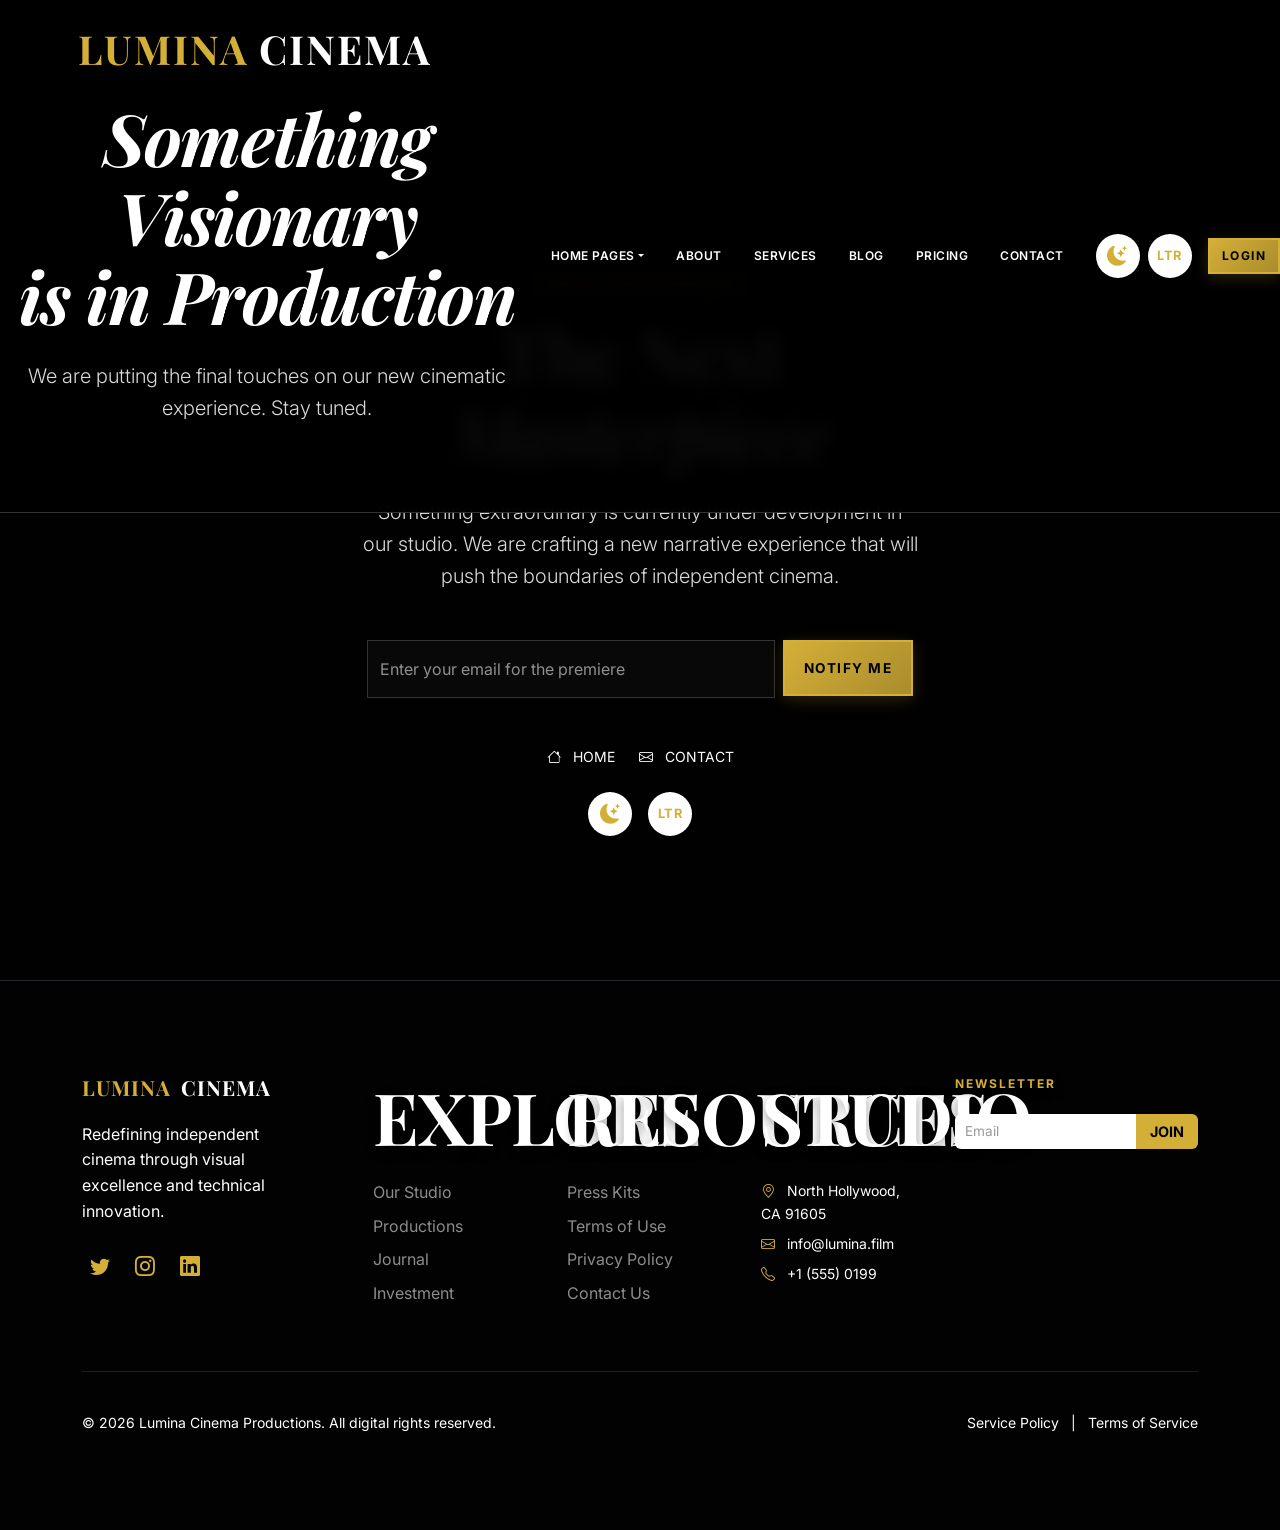
<file: coming-soon.html>
<!DOCTYPE html>
<html lang="en" dir="ltr">

<head>
    <meta charset="UTF-8">
    <meta name="viewport" content="width=device-width, initial-scale=1.0">
    <link rel="icon" type="image/png" href="assets/img/favicon.png">
    <link rel="shortcut icon" type="image/png" href="assets/img/favicon.png">
    <title>Coming Soon | New Release | Lumina Cinema</title>

    <!-- SEO Meta Tags -->
    <meta name="description"
        content="A new cinematic masterpiece is in production. Stay tuned for the world premiere from Lumina Cinema.">
    <meta name="robots" content="noindex, nofollow">

    <!-- Google Fonts -->
    <link
        href="https://fonts.googleapis.com/css2?family=Inter:wght@400;500;600&family=Playfair+Display:ital,wght@0,700;0,800;1,700&display=swap"
        rel="stylesheet">

    <!-- Bootstrap 5 & Icons -->
    <link href="https://cdn.jsdelivr.net/npm/bootstrap@5.3.0/dist/css/bootstrap.min.css" rel="stylesheet">
    <link rel="stylesheet" href="https://cdn.jsdelivr.net/npm/bootstrap-icons@1.10.5/font/bootstrap-icons.css">

    <!-- Custom CSS -->
    <link rel="stylesheet" href="assets/css/style.css">
    <style>
        .teaser-wrapper {
            min-height: 100vh;
            display: flex;
            align-items: center;
            justify-content: center;
            text-align: center;
            background: linear-gradient(rgba(0, 0, 0, 0.8), rgba(0, 0, 0, 0.8)), url('https://images.unsplash.com/photo-1536440136628-849c177e76a1?auto=format&fit=crop&w=1920&q=80') center/cover no-repeat;
        }
    </style>
</head>

<body class="bg-noir bg-dark-always">
    <!-- Header / Navigation -->
    <header>
        <nav class="navbar navbar-expand-lg fixed-top" id="mainNav">
            <div class="text-center mb-5">
                <a class="navbar-brand d-flex flex-column align-items-center gap-2 mb-4" href="index.html">
                    <div class="brand-text fs-1">
                        <span class="text-primary fw-bold letter-spacing-2">LUMINA</span>
                        <span class="text-white fw-bold letter-spacing-2">CINEMA</span>
                    </div>
                </a>
                <h2 class="display-4 fw-bold italic text-white">Something Visionary <br>is in Production</h2>
                <p class="text-muted lead">We are putting the final touches on our new cinematic experience. Stay tuned.
                </p>
            </div>
            <button class="navbar-toggler border-0 shadow-none" type="button" data-bs-toggle="collapse"
                data-bs-target="#navMenu" aria-controls="navMenu" aria-expanded="false" aria-label="Toggle navigation">
                <i class="bi bi-list text-white-always fs-1"></i>
            </button>
            <div class="collapse navbar-collapse" id="navMenu">
                <ul class="navbar-nav ms-auto mb-2 mb-lg-0">
                    <li class="nav-item dropdown">
                        <a class="nav-link dropdown-toggle" href="#" id="homeDropdown" role="button"
                            data-bs-toggle="dropdown" aria-expanded="false">
                            Home Pages
                        </a>
                        <ul class="dropdown-menu dropdown-menu-dark bg-noir border-secondary"
                            aria-labelledby="homeDropdown">
                            <li><a class="dropdown-item py-2" href="index.html">Home 1</a></li>
                            <li><a class="dropdown-item py-2" href="home-2.html">Home 2</a></li>
                        </ul>
                    </li>
                    <li class="nav-item">
                        <a class="nav-link" href="about.html">About</a>
                    </li>
                    <li class="nav-item">
                        <a class="nav-link" href="services.html">Services</a>
                    </li>
                    <li class="nav-item">
                        <a class="nav-link" href="blog.html">Blog</a>
                    </li>
                    <li class="nav-item">
                        <a class="nav-link" href="pricing.html">Pricing</a>
                    </li>
                    <li class="nav-item">
                        <a class="nav-link" href="contact.html">Contact</a>
                    </li>
                    <li class="nav-item ms-lg-3 d-flex align-items-center gap-2">
                        <button id="themeToggle" class="btn btn-outline-cinema p-1 border-0" title="Toggle Theme">
                            <i class="bi bi-moon-stars-fill text-primary fs-5"></i>
                        </button>
                        <button id="rtlToggle" class="btn btn-outline-cinema p-1 border-0" title="Toggle RTL">LTR</button>
                    </li>
                    <li class="nav-item ms-lg-3">
                        <a class="btn btn-primary-cinema" href="login.html">Login</a>
                    </li>
                </ul>
            </div>
            </div>
        </nav>
    </header>
    <div class="teaser-wrapper pt-5">
        <div class="container py-5">
            <span class="text-primary text-uppercase ls-2 fw-bold mb-3 d-block">Production in Progress</span>
            <h1 class="display-1 fw-bold mb-4">The Next <br><span class="italic">Masterpiece</span></h1>
            <p class="lead text-muted mx-auto w-50 mb-5">Something extraordinary is currently under development in our
                studio. We are crafting a new narrative experience that will push the boundaries of independent cinema.
            </p>

            <div class="row justify-content-center mb-5">
                <div class="col-lg-6">
                    <form class="row g-2 needs-validation" novalidate>
                        <div class="col-md-9">
                            <input type="email" class="form-control bg-dark text-white border-secondary rounded-0 py-3"
                                placeholder="Enter your email for the premiere" required>
                            <div class="invalid-feedback">Please enter a valid email.</div>
                        </div>
                        <div class="col-md-3">
                            <button type="submit" class="btn btn-cinema btn-primary-cinema w-100 py-3">Notify
                                Me</button>
                        </div>
                    </form>
                </div>
            </div>

            <div class="d-flex justify-content-center gap-4 mb-4">
                <a href="index.html" class="text-white text-decoration-none small text-uppercase ls-2"><i
                        class="bi bi-house me-2"></i> Home</a>
                <a href="contact.html" class="text-white text-decoration-none small text-uppercase ls-2"><i
                        class="bi bi-envelope me-2"></i> Contact</a>
            </div>

            <div class="d-flex justify-content-center gap-3">
                <button id="themeToggle" type="button" class="btn btn-outline-cinema p-2 lh-1 border-0"
                    aria-label="Toggle Theme">
                    <i class="bi bi-moon-stars-fill text-primary fs-5"></i>
                </button>
                <button id="rtlToggle" type="button" class="btn btn-outline-cinema p-2 lh-1 border-0" aria-label="Toggle RTL">LTR</button>
            </div>
        </div>
    </div>

    <!-- Footer Section -->
    <footer class="section-padding py-5 border-top border-dark">
        <div class="container py-5">
            <div class="row g-5">
                <div class="col-lg-3">
                    <a class="navbar-brand d-flex align-items-center gap-2 mb-4" href="index.html">
                        <div class="brand-text">
                            <span class="text-primary fw-bold letter-spacing-1">LUMINA</span>
                            <span class="text-theme fw-bold letter-spacing-1">CINEMA</span>
                        </div>
                    </a>
                    <p class="text-muted mb-4 pe-lg-3">Redefining independent cinema through visual excellence and
                        technical innovation.</p>
                    <div class="d-flex gap-2">
                        <a href="#" class="btn btn-outline-cinema p-2 lh-1 border-0"
                            aria-label="Follow us on Twitter"><i class="bi bi-twitter fs-5"></i></a>
                        <a href="#" class="btn btn-outline-cinema p-2 lh-1 border-0"
                            aria-label="Follow us on Instagram"><i class="bi bi-instagram fs-5"></i></a>
                        <a href="#" class="btn btn-outline-cinema p-2 lh-1 border-0"
                            aria-label="Follow us on LinkedIn"><i class="bi bi-linkedin fs-5"></i></a>
                    </div>
                </div>
                <div class="col-lg-2 col-md-6 mb-4 mb-md-0">
                    <h5 class="text-uppercase small ls-2 fw-bold mb-4 text-theme">Explore</h5>
                    <ul class="list-unstyled footer-links">
                        <li class="mb-2"><a href="about.html">Our Studio</a></li>
                        <li class="mb-2"><a href="services.html">Productions</a></li>
                        <li class="mb-2"><a href="blog.html">Journal</a></li>
                        <li class="mb-2"><a href="pricing.html">Investment</a></li>
                    </ul>
                </div>
                <div class="col-lg-2 col-md-6 mb-4 mb-md-0">
                    <h5 class="text-uppercase small ls-2 fw-bold mb-4 text-theme">Resources</h5>
                    <ul class="list-unstyled footer-links">
                        <li class="mb-2"><a href="#">Press Kits</a></li>
                        <li class="mb-2"><a href="#">Terms of Use</a></li>
                        <li class="mb-2"><a href="#">Privacy Policy</a></li>
                        <li class="mb-2"><a href="contact.html">Contact Us</a></li>
                    </ul>
                </div>
                <div class="col-lg-2 col-md-12 mb-4 mb-lg-0">
                    <h5 class="text-uppercase small ls-2 fw-bold mb-4 text-theme">Studio</h5>
                    <p class="text-muted small mb-2"><i class="bi bi-geo-alt text-primary me-2"></i> North Hollywood, CA
                        91605</p>
                    <p class="text-muted small mb-2"><i class="bi bi-envelope text-primary me-2"></i> info@lumina.film
                    </p>
                    <p class="text-muted small mb-0"><i class="bi bi-telephone text-primary me-2"></i> +1 (555) 0199</p>
                </div>
                <div class="col-lg-3 col-md-12">
                    <div class="footer-newsletter-wrap">
                        <h5 class="mb-4">Newsletter</h5>
                        <form class="footer-newsletter-input-group">
                            <input type="email" placeholder="Email" required>
                            <button type="submit">Join</button>
                        </form>
                    </div>
                </div>
            </div>
            <hr class="border-secondary mt-5 pt-4">
            <div class="row align-items-center">
                <div class="col-md-6 text-center text-md-start">
                    <p class="text-muted small mb-0">© 2026 Lumina Cinema Productions. All digital rights reserved.</p>
                </div>
                <div class="col-md-6 text-center text-md-end mt-3 mt-md-0">
                    <p class="text-muted small mb-0">
                        <a href="#" class="text-muted text-decoration-none">Service Policy</a>
                        <span class="mx-2">|</span>
                        <a href="#" class="text-muted text-decoration-none">Terms of Service</a>
                    </p>
                </div>
            </div>
        </div>
    </footer>

    <!-- Bootstrap Bundle with Popper -->
    <script src="https://cdn.jsdelivr.net/npm/bootstrap@5.3.0/dist/js/bootstrap.bundle.min.js"></script>
    <script src="assets/js/main.js"></script>
</body>

</html>
</file>
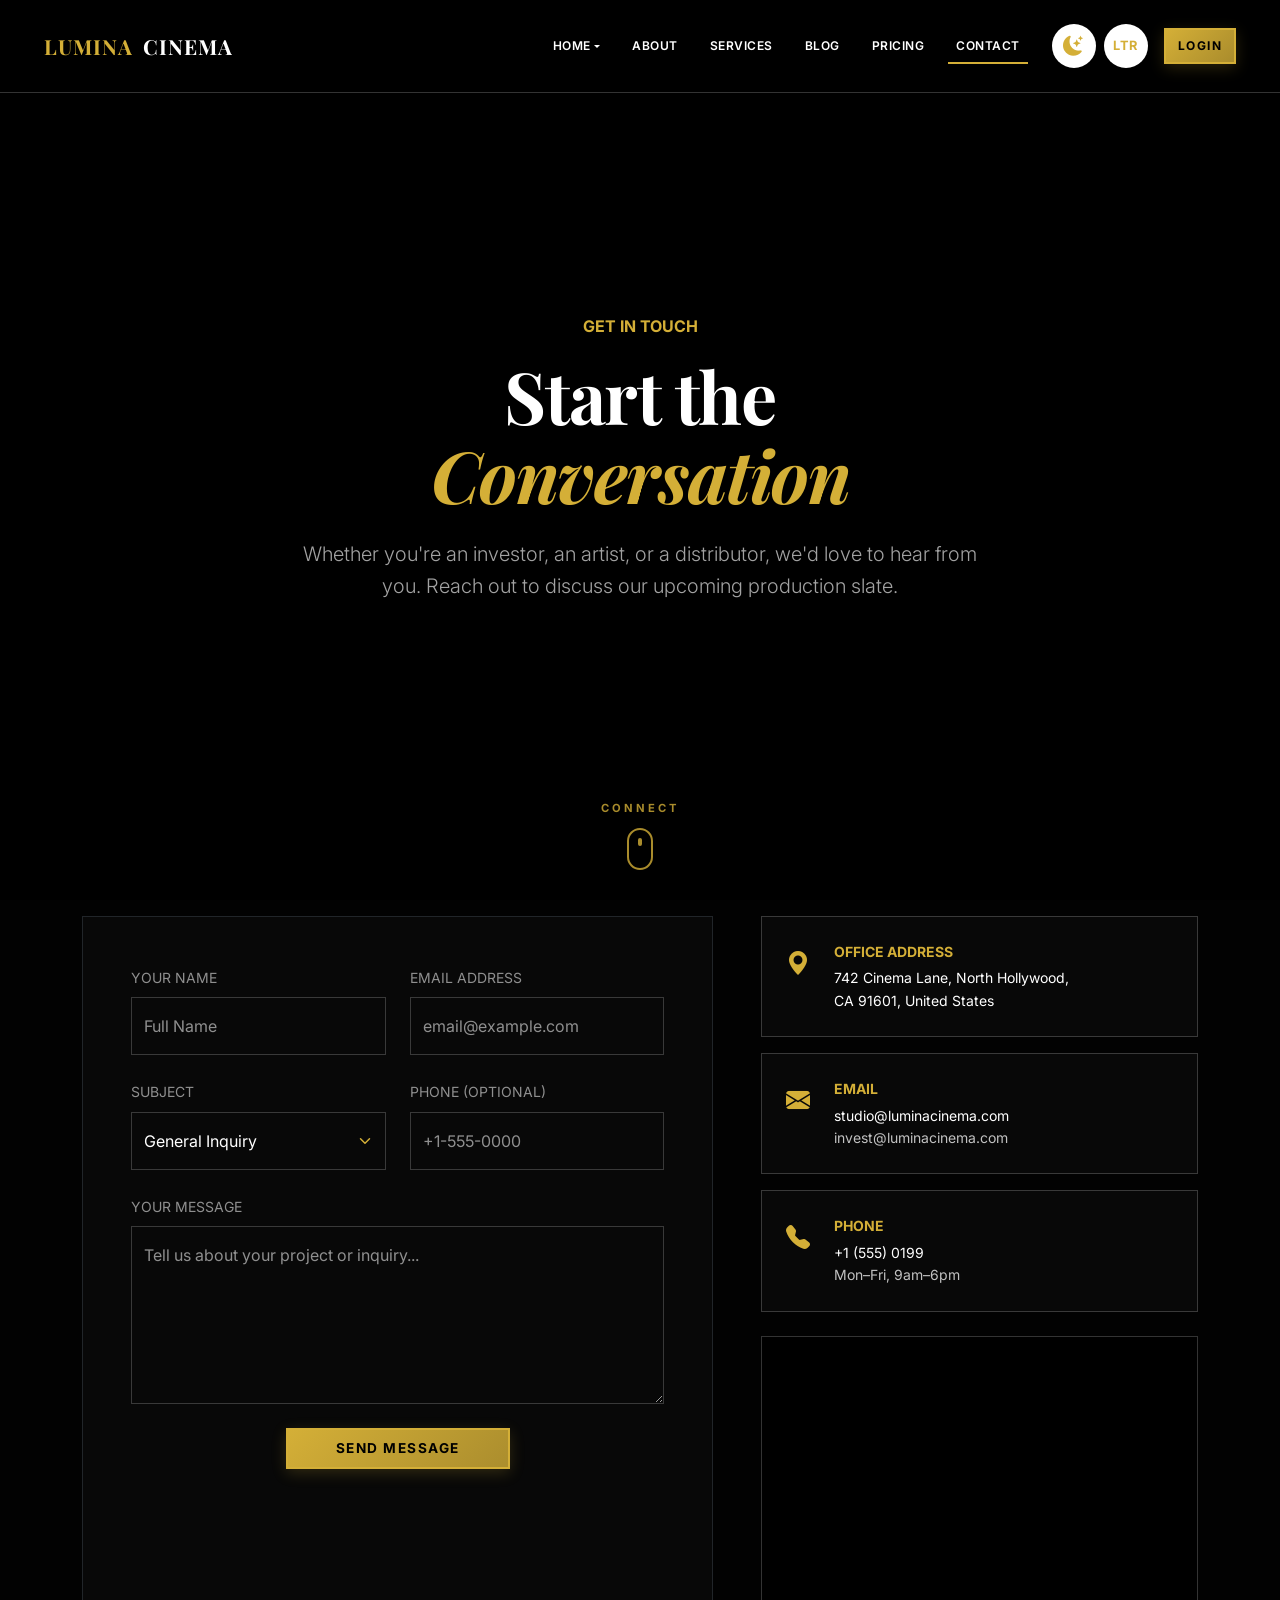
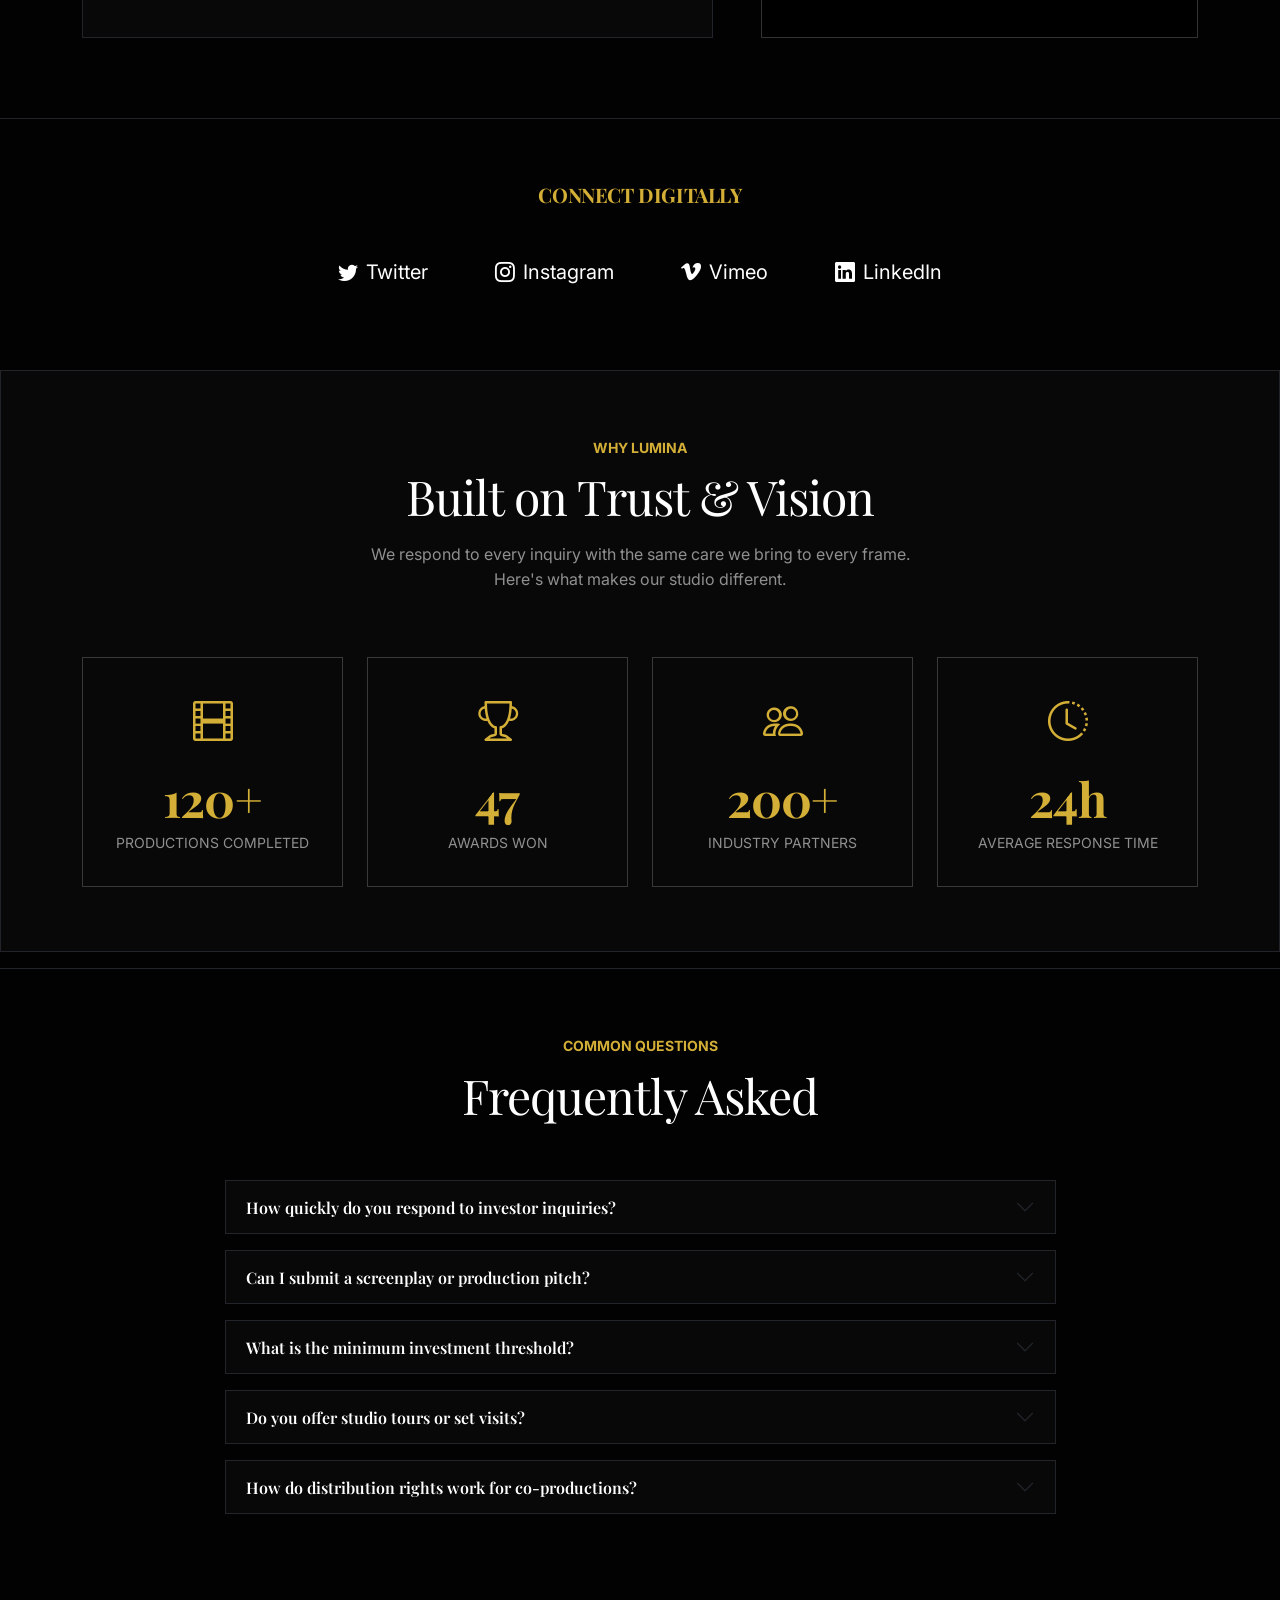
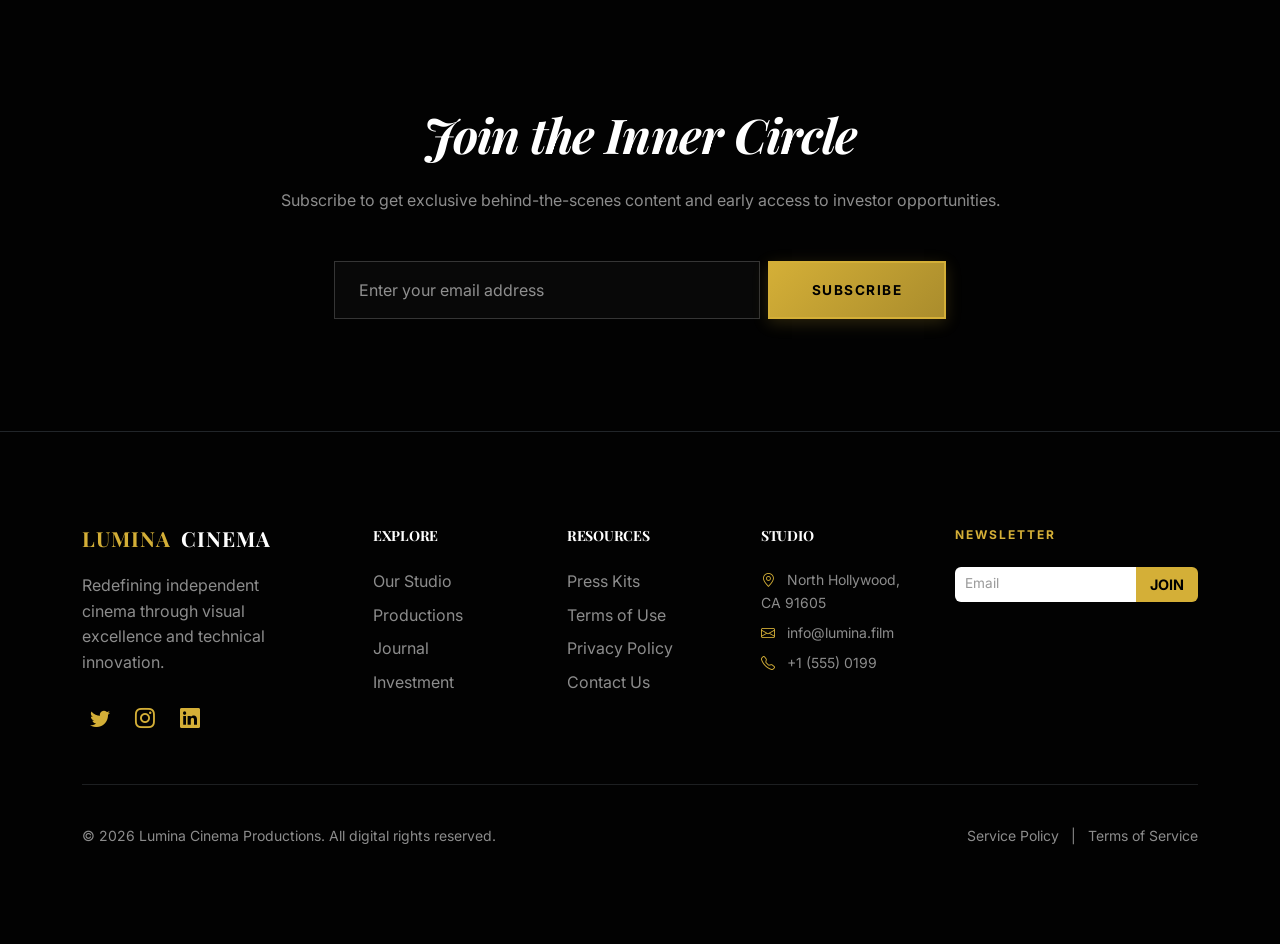
<file: contact.html>
<!DOCTYPE html>
<html lang="en" dir="ltr">

<head>
    <meta charset="UTF-8">
    <meta name="viewport" content="width=device-width, initial-scale=1.0">
    <link rel="icon" type="image/png" href="assets/img/favicon.png">
    <link rel="shortcut icon" type="image/png" href="assets/img/favicon.png">
    <title>Contact Our Studio | Lumina Cinema</title>

    <!-- SEO Meta Tags -->
    <meta name="description"
        content="Get in touch with Lumina Cinema for production inquiries, investor relations, or talent submissions.">
    <meta name="keywords" content="Contact Film Studio, Film Production Inquiry, Lumina Cinema Office">

    <!-- Google Fonts -->
    <link
        href="https://fonts.googleapis.com/css2?family=Inter:wght@400;500;600&family=Playfair+Display:ital,wght@0,700;0,800;1,700&display=swap"
        rel="stylesheet">

    <!-- Bootstrap 5 & Icons -->
    <link href="https://cdn.jsdelivr.net/npm/bootstrap@5.3.0/dist/css/bootstrap.min.css" rel="stylesheet">
    <link rel="stylesheet" href="https://cdn.jsdelivr.net/npm/bootstrap-icons@1.10.5/font/bootstrap-icons.css">

    <!-- Custom CSS -->
    <link rel="stylesheet" href="assets/css/style.css">
    <style>
        .contact-info-card {
            background: var(--bg-card);
            border: 1px solid var(--border-color);
            padding: var(--space-3);
            height: 100%;
            transition: var(--transition-fast);
            display: flex;
            align-items: start;
            gap: var(--space-3);
        }

        .contact-info-card:hover {
            border-color: var(--primary);
        }

        .contact-info-card p {
            color: var(--text-main);
            word-break: break-word;
        }

        .contact-info-card .icon-wrap {
            flex-shrink: 0;
            margin-top: 4px;
        }

        .map-container {
            width: 100%;
            height: 100%;
            min-height: 250px;
            overflow: hidden;
            background: var(--bg-dark);
            border: 1px solid var(--border-color);
        }

        .cinema-map {
            width: 100%;
            height: 100%;
            display: block;
            border: 0;
        }

        /* Noir Map Styling for Dark Theme - preserves natural colors */
        body:not(.light-theme) .cinema-map {
            filter: brightness(0.85) contrast(1.1) saturate(0.9);
        }

        .stat-card {
            padding: var(--space-4);
            border: 1px solid var(--border-color);
            height: 100%;
            background: var(--bg-card);
            transition: var(--transition-smooth);
        }

        .stat-card:hover {
            border-color: var(--primary);
            transform: translateY(-5px);
        }

        .contact-social-link {
            display: inline-flex;
            align-items: center;
            gap: 0.5rem;
            padding: 0.35rem 0.6rem;
            border-radius: 999px;
            transition: var(--transition-fast);
            position: relative;
            line-height: 1.2;
        }

        .contact-social-link i {
            transition: var(--transition-fast);
        }

        .contact-social-link:hover {
            color: var(--primary) !important;
            transform: translateY(-2px);
            text-decoration: underline;
            text-underline-offset: 6px;
        }

        .contact-social-link:hover i {
            transform: translateY(-1px);
        }

        .contact-social-link:focus-visible {
            outline: 2px solid var(--primary);
            outline-offset: 3px;
        }
    </style>
</head>

<body class="bg-noir">


    <header>
        <nav class="navbar navbar-expand-lg fixed-top" id="mainNav">
            <div class="container">
                <a class="navbar-brand d-flex align-items-center gap-2" href="index.html">
                    <div class="brand-text d-none d-sm-flex">
                        <span class="text-primary fw-bold letter-spacing-1">LUMINA</span>
                        <span class="text-theme fw-bold letter-spacing-1">CINEMA</span>
                    </div>
                </a>
                <button class="navbar-toggler border-0 shadow-none" type="button" data-bs-toggle="collapse"
                    data-bs-target="#navMenu" aria-controls="navMenu" aria-expanded="false"
                    aria-label="Toggle navigation">
                    <i class="bi bi-list text-theme fs-1"></i>
                </button>
                <div class="collapse navbar-collapse" id="navMenu">
                    <ul class="navbar-nav ms-auto mb-2 mb-lg-0">
                        <li class="nav-item dropdown">
                            <a class="nav-link dropdown-toggle" href="#" id="homeDropdown" role="button"
                                data-bs-toggle="dropdown" aria-expanded="false">
                                Home
                            </a>
                            <ul class="dropdown-menu dropdown-menu-dark bg-noir border-secondary"
                                aria-labelledby="homeDropdown">
                                <li><a class="dropdown-item py-2" href="index.html">Home 1</a></li>
                                <li><a class="dropdown-item py-2" href="home-2.html">Home 2</a></li>
                            </ul>
                        </li>
                        <li class="nav-item">
                            <a class="nav-link" href="about.html">About</a>
                        </li>
                        <li class="nav-item">
                            <a class="nav-link" href="services.html">Services</a>
                        </li>
                        <li class="nav-item">
                            <a class="nav-link" href="blog.html">Blog</a>
                        </li>
                        <li class="nav-item">
                            <a class="nav-link" href="pricing.html">Pricing</a>
                        </li>
                        <li class="nav-item">
                            <a class="nav-link active" href="contact.html">Contact</a>
                        </li>
                        <li class="nav-item ms-lg-3 d-flex align-items-center gap-2">
                            <button id="themeToggle" class="btn btn-outline-cinema p-1 border-0" title="Toggle Theme">
                                <i class="bi bi-moon-stars-fill text-primary fs-5"></i>
                            </button>
                            <button id="rtlToggle" class="btn btn-outline-cinema p-1 border-0" title="Toggle RTL">LTR</button>
                        </li>
                        <li class="nav-item ms-lg-3">
                            <a class="btn btn-primary-cinema" href="login.html">Login</a>
                        </li>
                    </ul>
                </div>
            </div>
        </nav>
    </header>

    <main>
        <!-- Contact Header -->
        <section class="hero-cinema bg-dark-always position-relative"
            style="background: linear-gradient(rgba(0,0,0,0.7), rgba(0,0,0,0.7)), url('https://images.unsplash.com/photo-1492691527719-9d1e07e534b4?auto=format&fit=crop&w=1920&q=80') center/center no-repeat; background-size: cover;">
            <div class="container hero-content text-center">
                <div class="row mb-5 justify-content-center">
                    <div class="col-lg-10 text-center">
                        <span class="text-primary text-uppercase ls-2 fw-bold mb-3 d-block">Get In Touch</span>
                        <h1 class="display-3 fw-bold mb-4 hero-title">Start the <br><span
                                class="italic text-primary">Conversation</span></h1>
                        <p class="lead text-white-always opacity-75 mx-auto hero-lead-text">Whether you're an
                            investor, an artist, or a distributor, we'd love to hear from you. Reach out to discuss our
                            upcoming production slate.</p>
                    </div>
                </div>
            </div>

            <!-- Scroll Indicator -->
            <div class="scroll-indicator" onclick="window.scrollTo({top: window.innerHeight, behavior: 'smooth'})">
                <span>Connect</span>
                <div class="mouse-icon">
                    <div class="mouse-wheel"></div>
                </div>
            </div>
        </section>

        <section class="section-padding pt-0">
            <div class="container">
                <div class="row g-5">
                    <!-- Contact Form -->
                    <div class="col-lg-7">
                        <div class="bg-card-noir p-5 border border-dark h-100">
                            <form action="#" class="needs-validation" novalidate>
                                <div class="row g-4">
                                    <div class="col-md-6 text-start">
                                        <label class="form-label small text-muted text-uppercase mb-2">Your Name</label>
                                        <input type="text"
                                            class="form-control py-3"
                                            placeholder="Full Name" required>
                                        <div class="invalid-feedback">Please enter your name.</div>
                                    </div>
                                    <div class="col-md-6 text-start">
                                        <label class="form-label small text-muted text-uppercase mb-2">Email
                                            Address</label>
                                        <input type="email"
                                            class="form-control py-3"
                                            placeholder="email@example.com" required>
                                        <div class="invalid-feedback">Please enter a valid email.</div>
                                    </div>
                                    <div class="col-md-6 text-start">
                                        <label class="form-label small text-muted text-uppercase mb-2">Subject</label>
                                        <select
                                            class="form-select py-3">
                                            <option selected>General Inquiry</option>
                                            <option>Investment Inquiry</option>
                                            <option>Production Support</option>
                                            <option>Talent Submission</option>
                                            <option>Distribution Rights</option>
                                        </select>
                                    </div>
                                    <div class="col-md-6 text-start">
                                        <label class="form-label small text-muted text-uppercase mb-2">Phone
                                            (Optional)</label>
                                        <input type="tel"
                                            class="form-control py-3"
                                            placeholder="+1-555-0000">
                                    </div>
                                    <div class="col-12 text-start">
                                        <label class="form-label small text-muted text-uppercase mb-2">Your
                                            Message</label>
                                        <textarea
                                            class="form-control py-3"
                                            rows="6" placeholder="Tell us about your project or inquiry..."
                                            required></textarea>
                                        <div class="invalid-feedback">Please enter your message.</div>
                                    </div>
                                    <div class="col-12 text-start">
                                        <button type="submit" class="btn btn-cinema btn-primary-cinema px-5">Send
                                            Message</button>
                                    </div>
                                </div>
                            </form>
                        </div>
                    </div>

                    <!-- Contact Details + Map Side by Side -->
                    <div class="col-lg-5">
                        <div class="row g-3 h-100">
                            <!-- Contact details rows -->
                            <div class="col-12">
                                <div class="contact-info-card">
                                    <div class="icon-wrap">
                                        <i class="bi bi-geo-alt-fill text-primary fs-4"></i>
                                    </div>
                                    <div>
                                        <p class="text-primary fw-bold small text-uppercase mb-1 ls-1">Office Address
                                        </p>
                                        <p class="mb-0 small">742 Cinema Lane, North Hollywood,<br>CA 91601, United
                                            States</p>
                                    </div>
                                </div>
                            </div>
                            <div class="col-md-6 col-lg-12">
                                <div class="contact-info-card">
                                    <div class="icon-wrap">
                                        <i class="bi bi-envelope-fill text-primary fs-4"></i>
                                    </div>
                                    <div>
                                        <p class="text-primary fw-bold small text-uppercase mb-1 ls-1">Email</p>
                                        <p class="mb-0 small">studio@luminacinema.com</p>
                                        <p class="mb-0 small opacity-75">invest@luminacinema.com</p>
                                    </div>
                                </div>
                            </div>
                            <div class="col-md-6 col-lg-12">
                                <div class="contact-info-card">
                                    <div class="icon-wrap">
                                        <i class="bi bi-telephone-fill text-primary fs-4"></i>
                                    </div>
                                    <div>
                                        <p class="text-primary fw-bold small text-uppercase mb-1 ls-1">Phone</p>
                                        <p class="mb-0 small">+1 (555) 0199</p>
                                        <p class="mb-0 small opacity-75">Mon–Fri, 9am–6pm</p>
                                    </div>
                                </div>
                            </div>
                            <!-- Map container -->
                            <div class="col-12 mt-4 d-flex flex-column flex-grow-1">
                                <div class="map-container flex-grow-1">
                                    <iframe
                                        src="https://www.google.com/maps/embed?pb=!1m18!1m12!1m3!1d105658.20406605285!2d-118.42858100525624!3d34.185202970533554!2m3!1f0!2f0!3f0!3m2!1i1024!2i768!4f13.1!3m3!1m2!1s0x80c29668d87aa6d3%3A0xe549cd87f7bd99b9!2sNorth%20Hollywood%2C%20Los%20Angeles%2C%20CA!5e0!3m2!1sen!2sus!4v1711752800000!5m2!1sen!2sus"
                                        width="100%" height="100%" style="border:0; min-height: 300px;"
                                        allowfullscreen="" loading="lazy" referrerpolicy="no-referrer-when-downgrade"
                                        class="cinema-map"></iframe>
                                </div>
                            </div>
                        </div>
                    </div>
                </div>
            </div>
        </section>

        <!-- Social Section -->
        <section class="section-padding bg-theme border-top border-dark">
            <div class="container text-center">
                <h5 class="text-primary mb-5 text-uppercase ls-2">Connect Digitally</h5>
                <div class="d-flex justify-content-center gap-5 flex-wrap">
                    <a href="#" class="contact-social-link text-theme text-decoration-none fs-5"><i class="bi bi-twitter"></i>
                        Twitter</a>
                    <a href="#" class="contact-social-link text-theme text-decoration-none fs-5"><i class="bi bi-instagram"></i>
                        Instagram</a>
                    <a href="#" class="contact-social-link text-theme text-decoration-none fs-5"><i class="bi bi-vimeo"></i> Vimeo</a>
                    <a href="#" class="contact-social-link text-theme text-decoration-none fs-5"><i class="bi bi-linkedin"></i>
                        LinkedIn</a>
                </div>
            </div>
        </section>

    <!-- Why Contact Us Section -->
    <section class="section-padding bg-card-noir border-top border-dark">
        <div class="container">
            <div class="row mb-5 text-center">
                <div class="col-lg-12">
                    <span class="text-primary text-uppercase small ls-2 fw-bold">Why Lumina</span>
                    <h2 class="display-5 mt-2 mb-3">Built on Trust & Vision</h2>
                    <p class="text-muted mx-auto" style="max-width:560px;">We respond to every inquiry with the same
                        care we bring to every frame. Here's what makes our studio different.</p>
                </div>
            </div>
            <div class="row g-4 text-center justify-content-center">
                <div class="col-lg-3 col-md-6">
                    <div class="stat-card">
                        <i class="bi bi-film text-primary fs-1 mb-3 d-block"></i>
                        <h3 class="display-5 fw-bold text-primary mb-1">120+</h3>
                        <p class="text-muted small mb-0 text-uppercase ls-1">Productions Completed</p>
                    </div>
                </div>
                <div class="col-lg-3 col-md-6">
                    <div class="stat-card">
                        <i class="bi bi-trophy text-primary fs-1 mb-3 d-block"></i>
                        <h3 class="display-5 fw-bold text-primary mb-1">47</h3>
                        <p class="text-muted small mb-0 text-uppercase ls-1">Awards Won</p>
                    </div>
                </div>
                <div class="col-lg-3 col-md-6">
                    <div class="stat-card">
                        <i class="bi bi-people text-primary fs-1 mb-3 d-block"></i>
                        <h3 class="display-5 fw-bold text-primary mb-1">200+</h3>
                        <p class="text-muted small mb-0 text-uppercase ls-1">Industry Partners</p>
                    </div>
                </div>
                <div class="col-lg-3 col-md-6">
                    <div class="stat-card">
                        <i class="bi bi-clock-history text-primary fs-1 mb-3 d-block"></i>
                        <h3 class="display-5 fw-bold text-primary mb-1">24h</h3>
                        <p class="text-muted small mb-0 text-uppercase ls-1">Average Response Time</p>
                    </div>
                </div>
            </div>
        </div>
    </section>

    <!-- FAQ Section -->
    <section class="section-padding bg-noir border-top border-dark">
        <div class="container">
            <div class="row justify-content-center">
                <div class="col-lg-8 text-center mb-5">
                    <span class="text-primary text-uppercase small ls-2 fw-bold">Common Questions</span>
                    <h2 class="display-5 mt-2">Frequently Asked</h2>
                </div>
            </div>
            <div class="row justify-content-center">
                <div class="col-lg-9">
                    <div class="accordion accordion-flush" id="contactFAQ">

                        <div class="accordion-item bg-card-noir border border-dark mb-3">
                            <h2 class="accordion-header">
                                <button class="accordion-button collapsed fw-semibold" type="button"
                                    data-bs-toggle="collapse" data-bs-target="#faq1"
                                    style="background:var(--bg-card);color:var(--text-main);">
                                    How quickly do you respond to investor inquiries?
                                </button>
                            </h2>
                            <div id="faq1" class="accordion-collapse collapse" data-bs-parent="#contactFAQ">
                                <div class="accordion-body text-muted">
                                    Our investor relations team monitors all submissions and typically responds within
                                    24 hours on business days. For urgent matters, please mark your subject as
                                    "Priority" and include your contact number.
                                </div>
                            </div>
                        </div>

                        <div class="accordion-item bg-card-noir border border-dark mb-3">
                            <h2 class="accordion-header">
                                <button class="accordion-button collapsed fw-semibold" type="button"
                                    data-bs-toggle="collapse" data-bs-target="#faq2"
                                    style="background:var(--bg-card);color:var(--text-main);">
                                    Can I submit a screenplay or production pitch?
                                </button>
                            </h2>
                            <div id="faq2" class="accordion-collapse collapse" data-bs-parent="#contactFAQ">
                                <div class="accordion-body text-muted">
                                    Yes. We welcome creative submissions. Please use the contact form above and select
                                    "Production Support" as the subject. Attach a one-page concept sheet and we'll
                                    review it within 5–7 business days.
                                </div>
                            </div>
                        </div>

                        <div class="accordion-item bg-card-noir border border-dark mb-3">
                            <h2 class="accordion-header">
                                <button class="accordion-button collapsed fw-semibold" type="button"
                                    data-bs-toggle="collapse" data-bs-target="#faq3"
                                    style="background:var(--bg-card);color:var(--text-main);">
                                    What is the minimum investment threshold?
                                </button>
                            </h2>
                            <div id="faq3" class="accordion-collapse collapse" data-bs-parent="#contactFAQ">
                                <div class="accordion-body text-muted">
                                    Our entry-level investment tier starts at $25,000, which includes profit-sharing
                                    rights and exclusive partner credits. Full details and prospectus documents are
                                    available upon request through our Login.
                                </div>
                            </div>
                        </div>

                        <div class="accordion-item bg-card-noir border border-dark mb-3">
                            <h2 class="accordion-header">
                                <button class="accordion-button collapsed fw-semibold" type="button"
                                    data-bs-toggle="collapse" data-bs-target="#faq4"
                                    style="background:var(--bg-card);color:var(--text-main);">
                                    Do you offer studio tours or set visits?
                                </button>
                            </h2>
                            <div id="faq4" class="accordion-collapse collapse" data-bs-parent="#contactFAQ">
                                <div class="accordion-body text-muted">
                                    Qualified investors and partners may request a private studio tour. These are
                                    scheduled on a case-by-case basis. Contact us with your availability and we'll
                                    arrange a suitable time.
                                </div>
                            </div>
                        </div>

                        <div class="accordion-item bg-card-noir border border-dark">
                            <h2 class="accordion-header">
                                <button class="accordion-button collapsed fw-semibold" type="button"
                                    data-bs-toggle="collapse" data-bs-target="#faq5"
                                    style="background:var(--bg-card);color:var(--text-main);">
                                    How do distribution rights work for co-productions?
                                </button>
                            </h2>
                            <div id="faq5" class="accordion-collapse collapse" data-bs-parent="#contactFAQ">
                                <div class="accordion-body text-muted">
                                    Distribution agreements are negotiated individually based on contribution level and
                                    territory. We work with a network of global distributors and can provide targeted
                                    regional distribution packages depending on your goals.
                                </div>
                            </div>
                        </div>

                    </div>
                </div>
            </div>
        </div>
    </section>

    <!-- Newsletter CTA -->

    <section class="section-padding bg-noir overflow-hidden position-relative">
        <div class="container text-center py-5">
            <div class="row justify-content-center">
                <div class="col-lg-8">
                    <h2 class="display-5 mb-4 italic">Join the Inner Circle</h2>
                    <p class="text-muted mb-5">Subscribe to get exclusive behind-the-scenes content and early access to
                        investor opportunities.</p>
                    <form class="row g-2 justify-content-center needs-validation" novalidate>
                        <div class="col-md-7">
                            <input type="email"
                                class="form-control py-3 px-4"
                                placeholder="Enter your email address" required>
                            <div class="invalid-feedback text-start">Please provide a valid email.</div>
                        </div>
                        <div class="col-md-3">
                            <button type="submit"
                                class="btn btn-cinema btn-primary-cinema w-100 h-100">Subscribe</button>
                        </div>
                    </form>
                </div>
            </div>
        </div>
    </section>
    </main>
    <!-- Footer Section -->
    <footer class="section-padding py-5 border-top border-dark">
        <div class="container py-5">
            <div class="row g-5">
                <div class="col-lg-3">
                    <a class="navbar-brand d-flex align-items-center gap-2 mb-4" href="index.html">
                        <div class="brand-text">
                            <span class="text-primary fw-bold letter-spacing-1">LUMINA</span>
                            <span class="text-theme fw-bold letter-spacing-1">CINEMA</span>
                        </div>
                    </a>
                    <p class="text-muted mb-4 pe-lg-3">Redefining independent cinema through visual excellence and
                        technical innovation.</p>
                    <div class="d-flex gap-2">
                        <a href="#" class="btn btn-outline-cinema p-2 lh-1 border-0"
                            aria-label="Follow us on Twitter"><i class="bi bi-twitter fs-5"></i></a>
                        <a href="#" class="btn btn-outline-cinema p-2 lh-1 border-0"
                            aria-label="Follow us on Instagram"><i class="bi bi-instagram fs-5"></i></a>
                        <a href="#" class="btn btn-outline-cinema p-2 lh-1 border-0"
                            aria-label="Follow us on LinkedIn"><i class="bi bi-linkedin fs-5"></i></a>
                    </div>
                </div>
                <div class="col-lg-2 col-md-6 mb-4 mb-md-0">
                    <h5 class="text-uppercase small ls-2 fw-bold mb-4 text-theme">Explore</h5>
                    <ul class="list-unstyled footer-links">
                        <li class="mb-2"><a href="about.html">Our Studio</a></li>
                        <li class="mb-2"><a href="services.html">Productions</a></li>
                        <li class="mb-2"><a href="blog.html">Journal</a></li>
                        <li class="mb-2"><a href="pricing.html">Investment</a></li>
                    </ul>
                </div>
                <div class="col-lg-2 col-md-6 mb-4 mb-md-0">
                    <h5 class="text-uppercase small ls-2 fw-bold mb-4 text-theme">Resources</h5>
                    <ul class="list-unstyled footer-links">
                        <li class="mb-2"><a href="#">Press Kits</a></li>
                        <li class="mb-2"><a href="#">Terms of Use</a></li>
                        <li class="mb-2"><a href="#">Privacy Policy</a></li>
                        <li class="mb-2"><a href="contact.html">Contact Us</a></li>
                    </ul>
                </div>
                <div class="col-lg-2 col-md-12 mb-4 mb-lg-0">
                    <h5 class="text-uppercase small ls-2 fw-bold mb-4 text-theme">Studio</h5>
                    <p class="text-muted small mb-2"><i class="bi bi-geo-alt text-primary me-2"></i> North Hollywood, CA
                        91605</p>
                    <p class="text-muted small mb-2"><i class="bi bi-envelope text-primary me-2"></i> info@lumina.film
                    </p>
                    <p class="text-muted small mb-0"><i class="bi bi-telephone text-primary me-2"></i> +1 (555) 0199</p>
                </div>
                <div class="col-lg-3 col-md-12">
                    <div class="footer-newsletter-wrap">
                        <h5 class="mb-4">Newsletter</h5>
                        <form class="footer-newsletter-input-group">
                            <input type="email" placeholder="Email" required>
                            <button type="submit">Join</button>
                        </form>
                    </div>
                </div>
            </div>
            <hr class="border-secondary mt-5 pt-4">
            <div class="row align-items-center">
                <div class="col-md-6 text-center text-md-start">
                    <p class="text-muted small mb-0">© 2026 Lumina Cinema Productions. All digital rights reserved.</p>
                </div>
                <div class="col-md-6 text-center text-md-end mt-3 mt-md-0">
                    <p class="text-muted small mb-0">
                        <a href="#" class="text-muted text-decoration-none">Service Policy</a>
                        <span class="mx-2">|</span>
                        <a href="#" class="text-muted text-decoration-none">Terms of Service</a>
                    </p>
                </div>
            </div>
        </div>
    </footer>

    <script src="https://cdn.jsdelivr.net/npm/bootstrap@5.3.0/dist/js/bootstrap.bundle.min.js"></script>
    <script src="assets/js/main.js"></script>
</body>

</html>
</file>
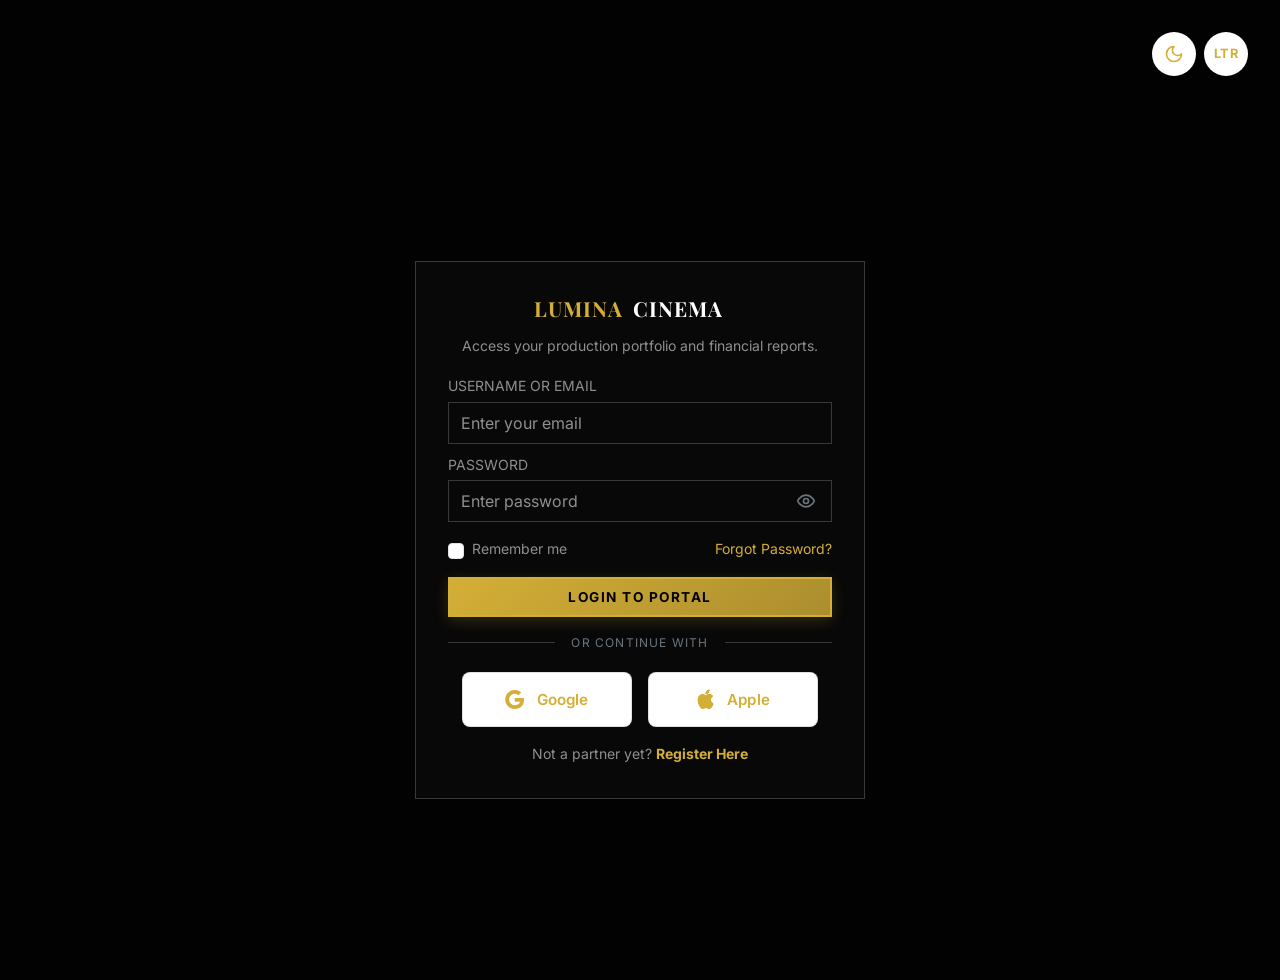
<file: login.html>
<!DOCTYPE html>
<html lang="en" dir="ltr">

<head>
    <meta charset="UTF-8">
    <meta name="viewport" content="width=device-width, initial-scale=1.0">
    <link rel="icon" type="image/png" href="assets/img/favicon.png">
    <link rel="shortcut icon" type="image/png" href="assets/img/favicon.png">
    <title>Investor Login | Lumina Cinema</title>

    <!-- SEO Meta Tags -->
    <meta name="robots" content="noindex, nofollow">

    <!-- Google Fonts -->
    <link
        href="https://fonts.googleapis.com/css2?family=Inter:wght@400;500;600&family=Playfair+Display:ital,wght@0,700;0,800;1,700&display=swap"
        rel="stylesheet">

    <!-- Bootstrap 5 & Icons -->
    <link href="https://cdn.jsdelivr.net/npm/bootstrap@5.3.0/dist/css/bootstrap.min.css" rel="stylesheet">
    <link rel="stylesheet" href="https://cdn.jsdelivr.net/npm/bootstrap-icons@1.10.5/font/bootstrap-icons.css">

    <!-- Custom CSS -->
    <link rel="stylesheet" href="assets/css/style.css">
    <style>
        .auth-wrapper {
            min-height: 100vh;
            display: flex;
            align-items: center;
            justify-content: center;
            padding: 4rem 0;
        }

        .auth-card {
            background: var(--bg-card);
            border: 1px solid var(--border-color);
            padding: 2rem;
            width: 100%;
            max-width: 450px;
            position: relative;
        }

        .auth-tab-switcher {
            display: flex;
            border-bottom: 1px solid var(--border-color, #333);
            margin-bottom: 1.25rem;
        }

        .auth-tab-switcher a {
            flex: 1;
            text-align: center;
            padding: 0.75rem 0;
            font-size: 0.875rem;
            font-weight: 600;
            text-transform: uppercase;
            letter-spacing: 0.08em;
            text-decoration: none;
            color: #6c757d;
            border-bottom: 2px solid transparent;
            margin-bottom: -1px;
            transition: color 0.2s ease, border-color 0.2s ease;
        }

        .auth-tab-switcher a:hover {
            color: #ccc;
        }

        .auth-tab-switcher a.active {
            color: var(--primary, #c9a84c);
            border-bottom-color: var(--primary, #c9a84c);
        }

        .auth-utils {
            position: fixed;
            top: 2rem;
            right: 2rem;
            display: flex;
            gap: 0.5rem;
            z-index: 1000;
        }

        .or-divider {
            display: flex;
            align-items: center;
            gap: 1rem;
            margin: 1rem 0;
        }

        .or-divider::before,
        .or-divider::after {
            content: '';
            flex: 1;
            height: 1px;
            background: var(--border-color, #333);
        }

        .or-divider span {
            color: #6c757d;
            font-size: 0.75rem;
            text-transform: uppercase;
            letter-spacing: 0.1em;
            white-space: nowrap;
        }

        .password-field-container {
            position: relative;
        }

        .password-toggle {
            position: absolute;
            right: 1rem;
            top: 50%;
            transform: translateY(-50%);
            background: none;
            border: none;
            color: #6c757d;
            cursor: pointer;
            padding: 0;
            display: flex;
            align-items: center;
            z-index: 10;
        }

        .password-toggle:hover {
            color: var(--primary);
        }
    </style>
</head>

<body class="bg-noir">
    <!-- Utility Toggles (top-right corner) -->
    <div class="auth-utils">
        <button id="themeToggle" type="button" class="btn btn-outline-cinema p-2 lh-1 border-0"
            aria-label="Toggle Theme">
            <svg xmlns="http://www.w3.org/2000/svg" width="20" height="20" viewBox="0 0 24 24" fill="none"
                stroke="currentColor" stroke-width="2" stroke-linecap="round" stroke-linejoin="round"
                class="text-primary">
                <path d="M12 3a6 6 0 0 0 9 9 9 9 0 1 1-9-9Z"></path>
            </svg>
        </button>
        <button id="rtlToggle" type="button" class="btn btn-outline-cinema p-2 lh-1 border-0"
            aria-label="Toggle RTL">LTR</button>
    </div>

    <div class="auth-wrapper">
        <div class="auth-card">
            <!-- Brand -->
            <div class="d-flex justify-content-center mb-3 mt-1">
                <a class="navbar-brand d-flex align-items-center gap-2" href="index.html">
                    <div class="brand-text d-none d-sm-flex">
                        <span class="text-primary fw-bold letter-spacing-1">LUMINA</span>
                        <span class="text-theme fw-bold letter-spacing-1">CINEMA</span>
                    </div>
                </a>
            </div>


            <p class="text-muted small text-center mb-3">Access your production portfolio and financial reports.</p>

            <form action="#" class="needs-validation" novalidate>
                <div class="mb-2 text-start">
                    <label class="form-label small text-muted text-uppercase mb-1">Username or Email</label>
                    <input type="email" class="form-control py-2" placeholder="Enter your email" required>
                    <div class="invalid-feedback">Please enter a valid email.</div>
                </div>
                <div class="mb-3 text-start">
                    <label class="form-label small text-muted text-uppercase mb-1">Password</label>
                    <div class="password-field-container">
                        <input type="password" class="form-control py-2 pe-5" placeholder="Enter password" required>
                        <button type="button" class="password-toggle" aria-label="Toggle password visibility">
                            <svg xmlns="http://www.w3.org/2000/svg" width="20" height="20" viewBox="0 0 24 24"
                                fill="none" stroke="currentColor" stroke-width="2" stroke-linecap="round"
                                stroke-linejoin="round">
                                <path d="M2 12s3-7 10-7 10 7 10 7-3 7-10 7-10-7-10-7Z"></path>
                                <circle cx="12" cy="12" r="3"></circle>
                            </svg>
                        </button>
                    </div>
                    <div class="invalid-feedback">Field is required.</div>
                </div>

                <div class="mb-3 d-flex justify-content-between align-items-center">
                    <div class="d-flex align-items-center">
                        <input type="checkbox" class="form-check-input me-2" id="rememberMe">
                        <label class="form-check-label text-muted small" for="rememberMe">Remember me</label>
                    </div>
                    <a href="#" class="small text-primary text-decoration-none">Forgot Password?</a>
                </div>
                <button type="submit" class="btn btn-cinema btn-primary-cinema w-100 py-2">Login to Portal</button>

                <!-- OR Divider -->
                <div class="or-divider">
                    <span>or continue with</span>
                </div>

                <!-- Social Login -->
                <div class="social-links-container">
                    <button type="button" class="btn-social-text btn-google"
                        onclick="alert('Google integration coming soon.')">
                        <i class="bi bi-google"></i> Google
                    </button>
                    <button type="button" class="btn-social-text btn-apple"
                        onclick="alert('Apple integration coming soon.')">
                        <i class="bi bi-apple"></i> Apple
                    </button>
                </div>
            </form>
            <div class="text-center mt-3">
                <p class="text-muted small mb-0">Not a partner yet? <a href="register.html"
                        class="text-primary fw-bold text-decoration-none">Register Here</a></p>
            </div>
        </div>
    </div>


    <!-- Bootstrap Bundle with Popper -->
    <script src="https://cdn.jsdelivr.net/npm/bootstrap@5.3.0/dist/js/bootstrap.bundle.min.js"></script>
    <script src="assets/js/main.js"></script>
    <script>
        document.querySelectorAll('.password-toggle').forEach(button => {
            button.addEventListener('click', function () {
                const input = this.parentElement.querySelector('input');
                const svg = this.querySelector('svg');
                if (input.type === 'password') {
                    input.type = 'text';
                    svg.innerHTML = '<path d="M9.88 9.88a3 3 0 1 0 4.24 4.24"></path><path d="M10.73 5.08A10.43 10.43 0 0 1 12 5c7 0 10 7 10 7a13.16 13.16 0 0 1-1.67 2.68"></path><path d="M6.61 6.61A13.52 13.52 0 0 0 2 12s3 7 10 7a9.74 9.74 0 0 0 5.39-1.61"></path><line x1="2" y1="2" x2="22" y2="22"></line>';
                } else {
                    input.type = 'password';
                    svg.innerHTML = '<path d="M2 12s3-7 10-7 10 7 10 7-3 7-10 7-10-7-10-7Z"></path><circle cx="12" cy="12" r="3"></circle>';
                }
            });
        });
    </script>
</body>

</html>
</file>
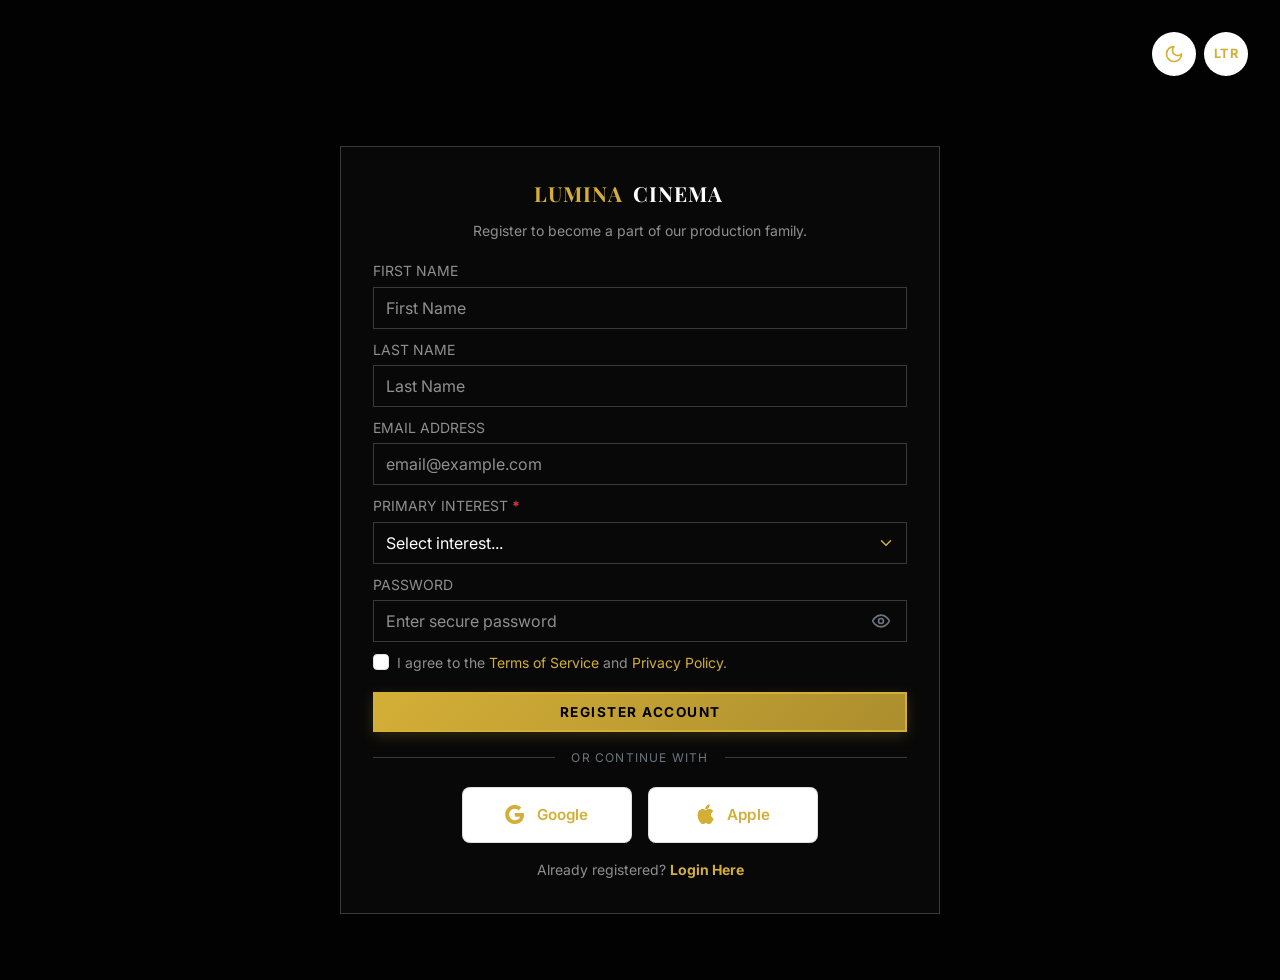
<file: register.html>
<!DOCTYPE html>
<html lang="en" dir="ltr">

<head>
    <meta charset="UTF-8">
    <meta name="viewport" content="width=device-width, initial-scale=1.0">
    <link rel="icon" type="image/png" href="assets/img/favicon.png">
    <link rel="shortcut icon" type="image/png" href="assets/img/favicon.png">
    <title>Talent & Investor Registration | Lumina Cinema</title>

    <!-- SEO Meta Tags -->
    <meta name="robots" content="noindex, nofollow">

    <!-- Google Fonts -->
    <link
        href="https://fonts.googleapis.com/css2?family=Inter:wght@400;500;600&family=Playfair+Display:ital,wght@0,700;0,800;1,700&display=swap"
        rel="stylesheet">

    <!-- Bootstrap 5 & Icons -->
    <link href="https://cdn.jsdelivr.net/npm/bootstrap@5.3.0/dist/css/bootstrap.min.css" rel="stylesheet">
    <link rel="stylesheet" href="https://cdn.jsdelivr.net/npm/bootstrap-icons@1.10.5/font/bootstrap-icons.css">

    <!-- Custom CSS -->
    <link rel="stylesheet" href="assets/css/style.css">
    <style>
        .auth-wrapper {
            height: auto;
            min-height: 100vh;
            padding: var(--space-8) 0;
            display: flex;
            align-items: center;
            justify-content: center;
        }

        .auth-card {
            background: var(--bg-card);
            border: 1px solid var(--border-color);
            padding: 2rem;
            width: 100%;
            max-width: 600px;
            position: relative;
        }

        .auth-tab-switcher {
            display: flex;
            border-bottom: 1px solid var(--border-color, #333);
            margin-bottom: 1.25rem;
        }

        .auth-tab-switcher a {
            flex: 1;
            text-align: center;
            padding: 0.75rem 0;
            font-size: 0.875rem;
            font-weight: 600;
            text-transform: uppercase;
            letter-spacing: 0.08em;
            text-decoration: none;
            color: #6c757d;
            border-bottom: 2px solid transparent;
            margin-bottom: -1px;
            transition: color 0.2s ease, border-color 0.2s ease;
        }

        .auth-tab-switcher a:hover {
            color: #ccc;
        }

        .auth-tab-switcher a.active {
            color: var(--primary, #c9a84c);
            border-bottom-color: var(--primary, #c9a84c);
        }

        .auth-utils {
            position: fixed;
            top: 2rem;
            right: 2rem;
            display: flex;
            gap: 0.5rem;
            z-index: 1000;
        }

        .or-divider {
            display: flex;
            align-items: center;
            gap: 1rem;
            margin: 1rem 0;
        }

        .or-divider::before,
        .or-divider::after {
            content: '';
            flex: 1;
            height: 1px;
            background: var(--border-color, #333);
        }

        .or-divider span {
            color: #6c757d;
            font-size: 0.75rem;
            text-transform: uppercase;
            letter-spacing: 0.1em;
            white-space: nowrap;
        }

        .password-field-container {
            position: relative;
        }

        .password-toggle {
            position: absolute;
            right: 1rem;
            top: 50%;
            transform: translateY(-50%);
            background: none;
            border: none;
            color: #6c757d;
            cursor: pointer;
            padding: 0;
            display: flex;
            align-items: center;
            z-index: 10;
        }

        .password-toggle:hover {
            color: var(--primary);
        }
    </style>
</head>

<body class="bg-noir">
    <!-- Utility Toggles (top-right corner) -->
    <div class="auth-utils">
        <button id="themeToggle" type="button" class="btn btn-outline-cinema p-2 lh-1 border-0"
            aria-label="Toggle Theme">
            <svg xmlns="http://www.w3.org/2000/svg" width="20" height="20" viewBox="0 0 24 24" fill="none"
                stroke="currentColor" stroke-width="2" stroke-linecap="round" stroke-linejoin="round"
                class="text-primary">
                <path d="M12 3a6 6 0 0 0 9 9 9 9 0 1 1-9-9Z"></path>
            </svg>
        </button>
        <button id="rtlToggle" type="button" class="btn btn-outline-cinema p-2 lh-1 border-0"
            aria-label="Toggle RTL">LTR</button>
    </div>

    <div class="auth-wrapper">
        <div class="auth-card">
            <!-- Brand -->
            <div class="d-flex justify-content-center mb-3 mt-1">
                <a class="navbar-brand d-flex align-items-center gap-2" href="index.html">
                    <div class="brand-text d-none d-sm-flex">
                        <span class="text-primary fw-bold letter-spacing-1">LUMINA</span>
                        <span class="text-theme fw-bold letter-spacing-1">CINEMA</span>
                    </div>
                </a>
            </div>


            <p class="text-muted small text-center mb-3">Register to become a part of our production family.</p>

            <form action="#" class="needs-validation" novalidate>
                <div class="mb-2 text-start">
                    <label class="form-label small text-muted text-uppercase mb-1">First Name</label>
                    <input type="text" class="form-control py-2" placeholder="First Name" required>
                    <div class="invalid-feedback">Field is required.</div>
                </div>
                <div class="mb-2 text-start">
                    <label class="form-label small text-muted text-uppercase mb-1">Last Name</label>
                    <input type="text" class="form-control py-2" placeholder="Last Name" required>
                    <div class="invalid-feedback">Field is required.</div>
                </div>
                <div class="mb-2 text-start">
                    <label class="form-label small text-muted text-uppercase mb-1">Email Address</label>
                    <input type="email" class="form-control py-2" placeholder="email@example.com" required>
                    <div class="invalid-feedback">Please enter a valid email.</div>
                </div>
                <div class="mb-2 text-start">
                    <label class="form-label small text-muted text-uppercase mb-1">Primary Interest <strong
                            class="text-danger">*</strong></label>
                    <select class="form-select py-2" required>
                        <option value="" disabled selected>Select interest...</option>
                        <option>Investor Relations</option>
                        <option>Directing / Production</option>
                        <option>Acting / Talent</option>
                        <option>Post-Production</option>
                        <option>Distribution Partner</option>
                    </select>
                </div>
                <div class="mb-2 text-start">
                    <label class="form-label small text-muted text-uppercase mb-1">Password</label>
                    <div class="password-field-container">
                        <input type="password" class="form-control py-2 pe-5" placeholder="Enter secure password"
                            required>
                        <button type="button" class="password-toggle" aria-label="Toggle password visibility">
                            <svg xmlns="http://www.w3.org/2000/svg" width="20" height="20" viewBox="0 0 24 24"
                                fill="none" stroke="currentColor" stroke-width="2" stroke-linecap="round"
                                stroke-linejoin="round">
                                <path d="M2 12s3-7 10-7 10 7 10 7-3 7-10 7-10-7-10-7Z"></path>
                                <circle cx="12" cy="12" r="3"></circle>
                            </svg>
                        </button>
                    </div>
                    <div class="invalid-feedback">Password is required.</div>
                </div>
                <div class="mb-3 text-start">
                    <div class="form-check">
                        <input class="form-check-input me-2" type="checkbox" id="termsCheck" required>
                        <label class="form-check-label text-muted small" for="termsCheck">I agree to the <a href="#"
                                class="text-primary text-decoration-none">Terms of Service</a> and <a href="#"
                                class="text-primary text-decoration-none">Privacy Policy</a>.</label>
                        <div class="invalid-feedback">You must agree to register.</div>
                    </div>
                </div>
                <button type="submit" class="btn btn-cinema btn-primary-cinema w-100 py-2">Register Account</button>

                <!-- OR Divider -->
                <div class="or-divider">
                    <span>or continue with</span>
                </div>

                <!-- Social Login -->
                <div class="social-links-container">
                    <button type="button" class="btn-social-text btn-google"
                        onclick="alert('Google integration coming soon.')">
                        <i class="bi bi-google"></i> Google
                    </button>
                    <button type="button" class="btn-social-text btn-apple"
                        onclick="alert('Apple integration coming soon.')">
                        <i class="bi bi-apple"></i> Apple
                    </button>
                </div>
            </form>
            <div class="text-center mt-3">
                <p class="text-muted small mb-0">Already registered? <a href="login.html"
                        class="text-primary fw-bold text-decoration-none">Login Here</a></p>
            </div>
        </div>
    </div>


    <!-- Bootstrap Bundle with Popper -->
    <script src="https://cdn.jsdelivr.net/npm/bootstrap@5.3.0/dist/js/bootstrap.bundle.min.js"></script>
    <script src="assets/js/main.js"></script>
    <script>
        document.querySelectorAll('.password-toggle').forEach(button => {
            button.addEventListener('click', function () {
                const input = this.parentElement.querySelector('input');
                const svg = this.querySelector('svg');
                if (input.type === 'password') {
                    input.type = 'text';
                    svg.innerHTML = '<path d="M9.88 9.88a3 3 0 1 0 4.24 4.24"></path><path d="M10.73 5.08A10.43 10.43 0 0 1 12 5c7 0 10 7 10 7a13.16 13.16 0 0 1-1.67 2.68"></path><path d="M6.61 6.61A13.52 13.52 0 0 0 2 12s3 7 10 7a9.74 9.74 0 0 0 5.39-1.61"></path><line x1="2" y1="2" x2="22" y2="22"></line>';
                } else {
                    input.type = 'password';
                    svg.innerHTML = '<path d="M2 12s3-7 10-7 10 7 10 7-3 7-10 7-10-7-10-7Z"></path><circle cx="12" cy="12" r="3"></circle>';
                }
            });
        });
    </script>
</body>

</html>
</file>
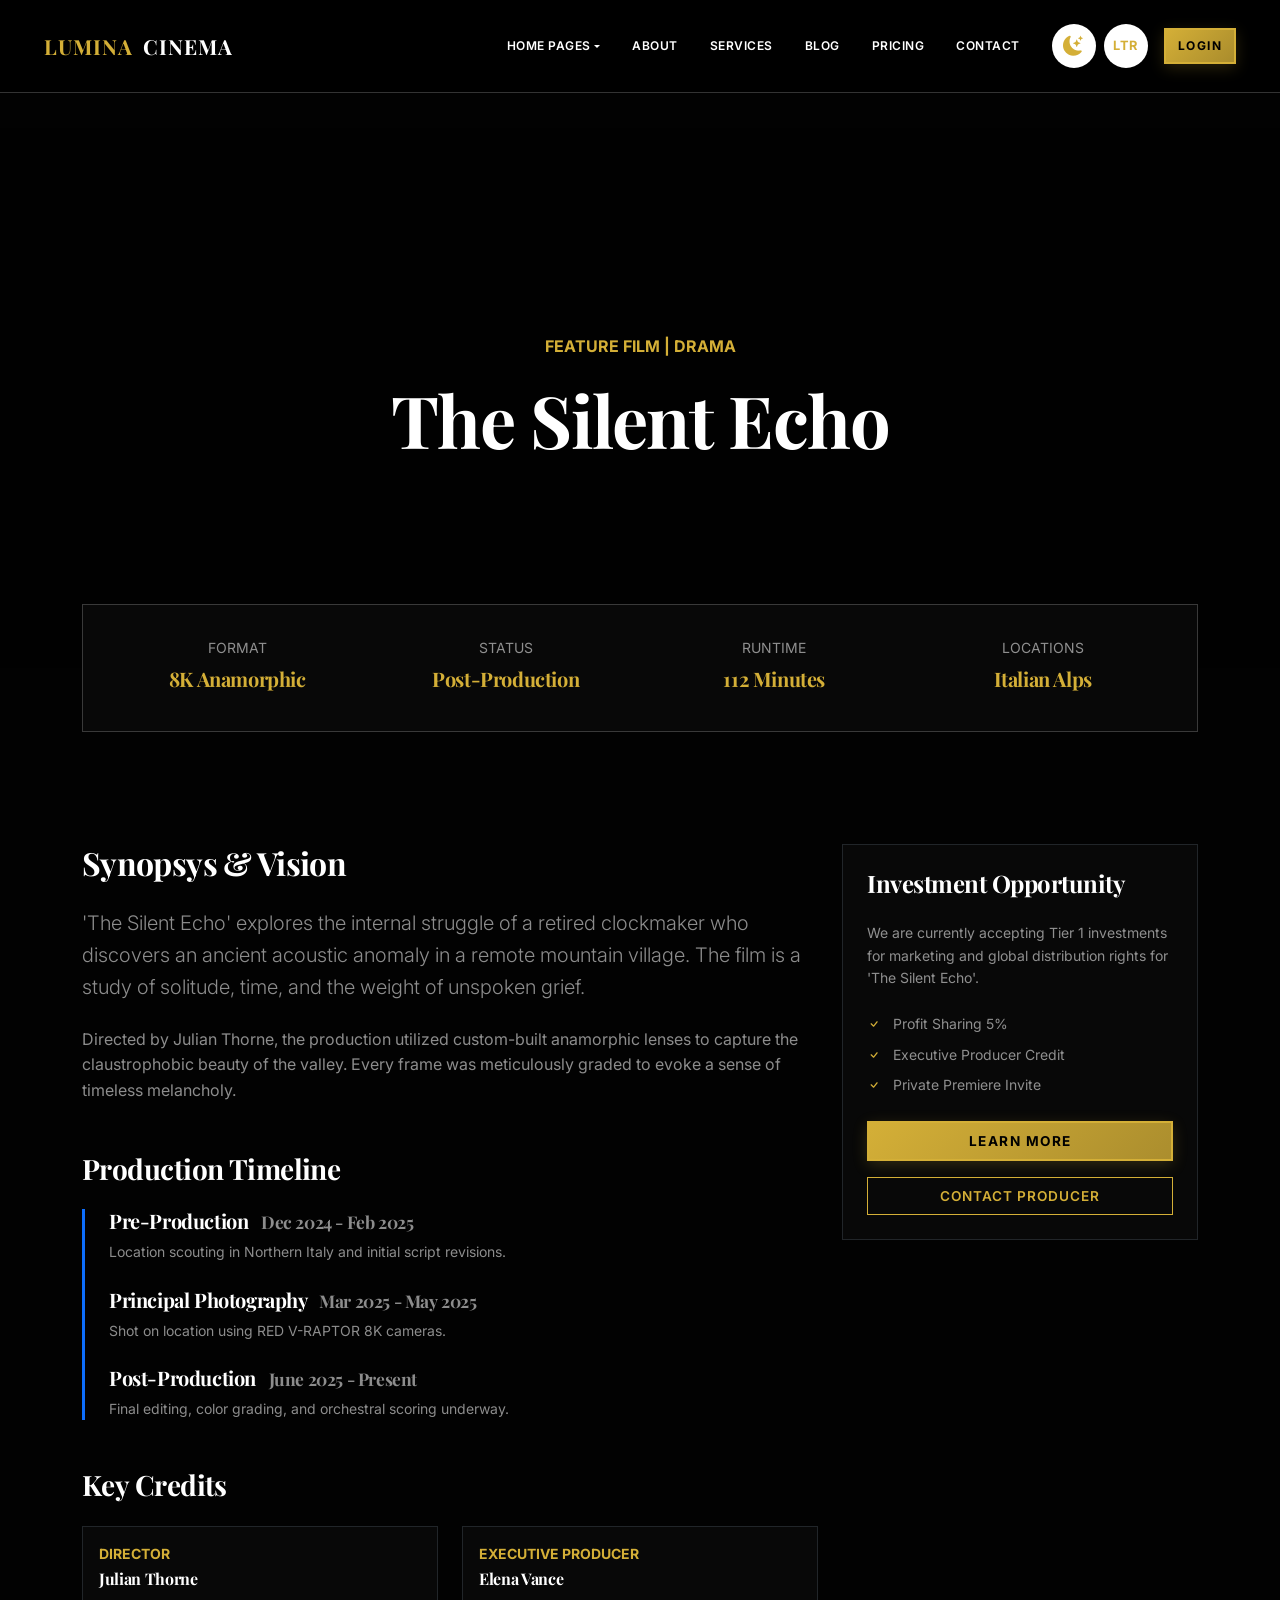
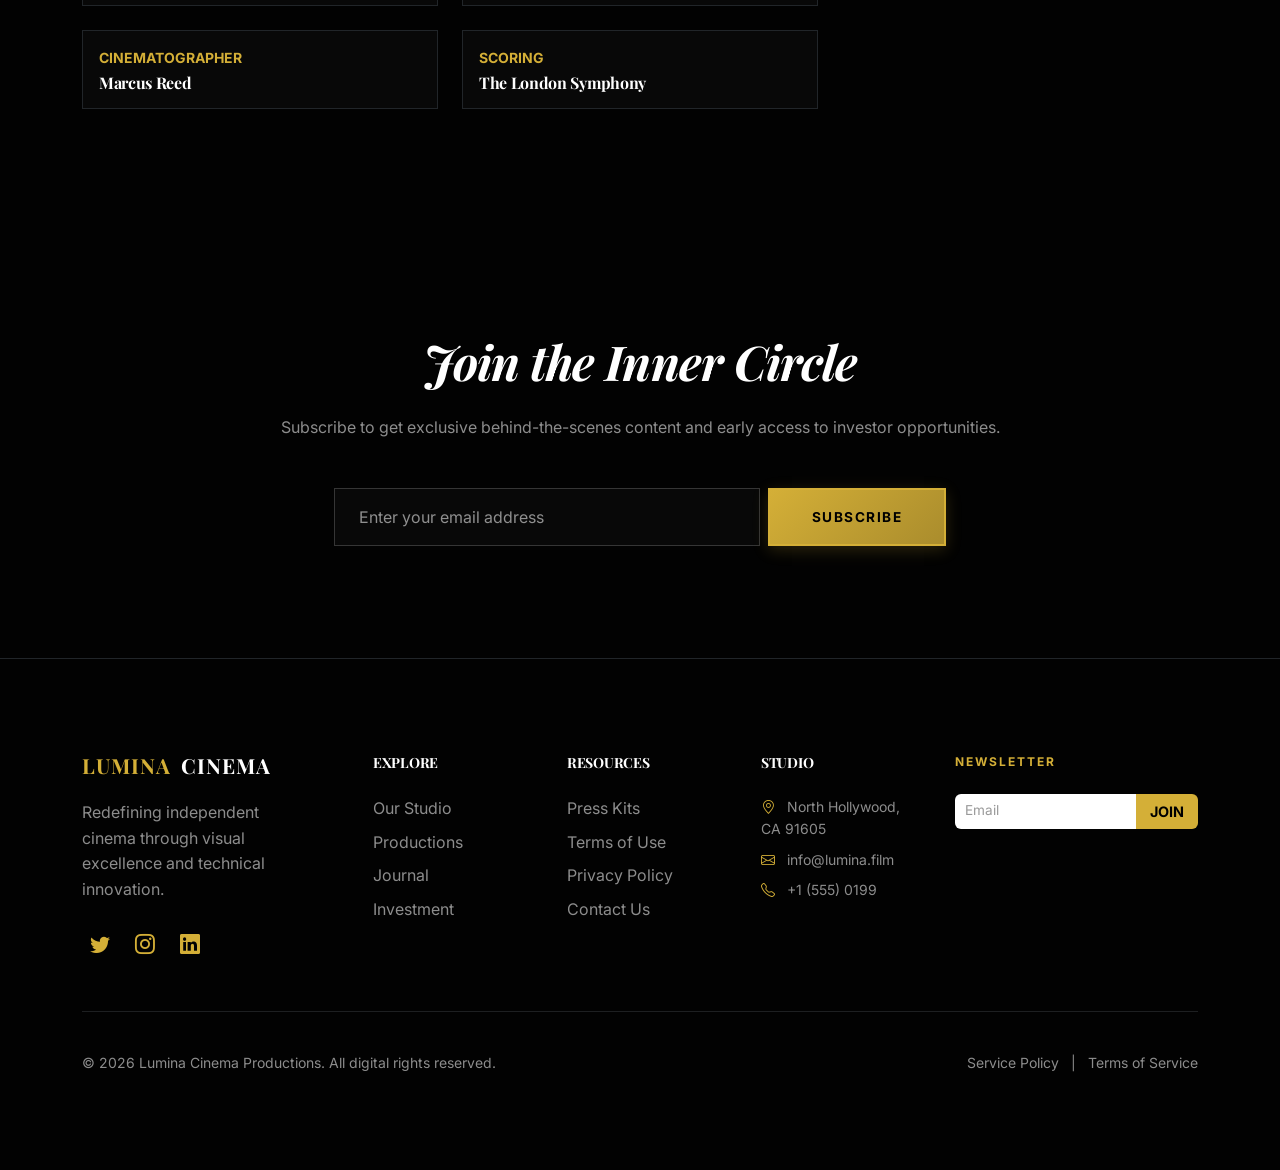
<file: service-details.html>
<!DOCTYPE html>
<html lang="en" dir="ltr">

<head>
    <meta charset="UTF-8">
    <meta name="viewport" content="width=device-width, initial-scale=1.0">
    <link rel="icon" type="image/png" href="assets/img/favicon.png">
    <link rel="shortcut icon" type="image/png" href="assets/img/favicon.png">
    <title>The Silent Echo | Production Details | Lumina Cinema</title>

    <!-- SEO Meta Tags -->
    <meta name="description"
        content="Deep dive into the production of 'The Silent Echo'. Explore the creative process, technical specifications, and production team.">
    <meta name="keywords" content="The Silent Echo, Film Production, Cinematography, Lumina Cinema">

    <!-- Google Fonts -->
    <link
        href="https://fonts.googleapis.com/css2?family=Inter:wght@400;500;600&family=Playfair+Display:ital,wght@0,700;0,800;1,700&display=swap"
        rel="stylesheet">

    <!-- Bootstrap 5 & Icons -->
    <link href="https://cdn.jsdelivr.net/npm/bootstrap@5.3.0/dist/css/bootstrap.min.css" rel="stylesheet">
    <link rel="stylesheet" href="https://cdn.jsdelivr.net/npm/bootstrap-icons@1.10.5/font/bootstrap-icons.css">

    <!-- Custom CSS -->
    <link rel="stylesheet" href="assets/css/style.css">
    <style>
        .production-hero {
            height: 60vh;
            background: linear-gradient(rgba(0, 0, 0, 0.7), rgba(0, 0, 0, 0.7)), url('https://images.unsplash.com/photo-1492691523567-6170f0295db0?auto=format&fit=crop&w=1920&q=80') center/cover no-repeat;
            display: flex;
            align-items: center;
            justify-content: center;
            text-align: center;
        }

        .stats-box {
            background: var(--bg-card);
            padding: var(--space-4);
            border: 1px solid var(--border-color);
            margin-top: -80px;
            z-index: 10;
            position: relative;
        }
    </style>
</head>

<body class="bg-noir">


    <header>
        <nav class="navbar navbar-expand-lg fixed-top" id="mainNav">
            <div class="container">
                <a class="navbar-brand d-flex align-items-center gap-2" href="index.html">
                    <div class="brand-text d-none d-sm-flex">
                        <span class="text-primary fw-bold letter-spacing-1">LUMINA</span>
                        <span class="text-theme fw-bold letter-spacing-1">CINEMA</span>
                    </div>
                </a>
                <button class="navbar-toggler border-0 shadow-none" type="button" data-bs-toggle="collapse"
                    data-bs-target="#navMenu" aria-controls="navMenu" aria-expanded="false"
                    aria-label="Toggle navigation">
                    <i class="bi bi-list text-theme fs-1"></i>
                </button>
                <div class="collapse navbar-collapse" id="navMenu">
                    <ul class="navbar-nav ms-auto mb-2 mb-lg-0">
                        <li class="nav-item dropdown">
                            <a class="nav-link dropdown-toggle" href="#" id="homeDropdown" role="button"
                                data-bs-toggle="dropdown" aria-expanded="false">
                                Home Pages
                            </a>
                            <ul class="dropdown-menu dropdown-menu-dark bg-noir border-secondary"
                                aria-labelledby="homeDropdown">
                                <li><a class="dropdown-item py-2" href="index.html">Home 1</a></li>
                                <li><a class="dropdown-item py-2" href="home-2.html">Home 2</a></li>
                            </ul>
                        </li>
                        <li class="nav-item">
                            <a class="nav-link" href="about.html">About</a>
                        </li>
                        <li class="nav-item">
                            <a class="nav-link active" href="services.html">Services</a>
                        </li>
                        <li class="nav-item">
                            <a class="nav-link" href="blog.html">Blog</a>
                        </li>
                        <li class="nav-item">
                            <a class="nav-link" href="pricing.html">Pricing</a>
                        </li>
                        <li class="nav-item">
                            <a class="nav-link" href="contact.html">Contact</a>
                        </li>
                        <li class="nav-item ms-lg-3 d-flex align-items-center gap-2">
                            <button id="themeToggle" class="btn btn-outline-cinema p-1 border-0" title="Toggle Theme">
                                <i class="bi bi-moon-stars-fill text-primary fs-5"></i>
                            </button>
                            <button id="rtlToggle" class="btn btn-outline-cinema p-1 border-0" title="Toggle RTL">LTR</button>
                        </li>
                        <li class="nav-item ms-lg-3">
                            <a class="btn btn-primary-cinema" href="login.html">Login</a>
                        </li>
                    </ul>
                </div>
            </div>
        </nav>
    </header>

    <main>
        <!-- Production Hero -->
        <section class="production-hero mt-5">
            <div class="container">
                <span class="text-primary text-uppercase ls-2 fw-bold mb-3 d-block">Feature Film | Drama</span>
                <h1 class="display-2 fw-bold mb-0">The Silent Echo</h1>
            </div>
        </section>

        <!-- Technical Stats -->
        <section class="mb-5">
            <div class="container">
                <div class="stats-box">
                    <div class="row text-center g-4">
                        <div class="col-md-3">
                            <span class="text-muted small ls-2 text-uppercase mb-2 d-block">Format</span>
                            <h5 class="text-primary">8K Anamorphic</h5>
                        </div>
                        <div class="col-md-3">
                            <span class="text-muted small ls-2 text-uppercase mb-2 d-block">Status</span>
                            <h5 class="text-primary">Post-Production</h5>
                        </div>
                        <div class="col-md-3">
                            <span class="text-muted small ls-2 text-uppercase mb-2 d-block">Runtime</span>
                            <h5 class="text-primary">112 Minutes</h5>
                        </div>
                        <div class="col-md-3">
                            <span class="text-muted small ls-2 text-uppercase mb-2 d-block">Locations</span>
                            <h5 class="text-primary">Italian Alps</h5>
                        </div>
                    </div>
                </div>
            </div>
        </section>

        <!-- Detailed Description -->
        <section class="section-padding">
            <div class="container">
                <div class="row">
                    <div class="col-lg-8">
                        <h2 class="mb-4">Synopsys & Vision</h2>
                        <p class="text-muted lead mb-4">'The Silent Echo' explores the internal struggle of a retired
                            clockmaker who discovers an ancient acoustic anomaly in a remote mountain village. The film
                            is a study of solitude, time, and the weight of unspoken grief.</p>
                        <p class="text-muted mb-5">Directed by Julian Thorne, the production utilized custom-built
                            anamorphic lenses to capture the claustrophobic beauty of the valley. Every frame was
                            meticulously graded to evoke a sense of timeless melancholy.</p>

                        <h3 class="mb-4">Production Timeline</h3>
                        <div class="border-start border-primary border-3 ps-4 mb-5">
                            <div class="mb-4">
                                <h5 class="text-white">Pre-Production <span class="text-muted small ms-2">Dec 2024 - Feb
                                        2025</span></h5>
                                <p class="text-muted small">Location scouting in Northern Italy and initial script
                                    revisions.</p>
                            </div>
                            <div class="mb-4">
                                <h5 class="text-white">Principal Photography <span class="text-muted small ms-2">Mar
                                        2025 - May 2025</span></h5>
                                <p class="text-muted small">Shot on location using RED V-RAPTOR 8K cameras.</p>
                            </div>
                            <div class="mb-4">
                                <h5 class="text-white">Post-Production <span class="text-muted small ms-2">June 2025 -
                                        Present</span></h5>
                                <p class="text-muted small">Final editing, color grading, and orchestral scoring
                                    underway.</p>
                            </div>
                        </div>

                        <h3 class="mb-4">Key Credits</h3>
                        <div class="row g-4 mb-5">
                            <div class="col-md-6">
                                <div class="bg-card-noir p-3 border border-dark">
                                    <span class="text-primary small fw-bold text-uppercase d-block mb-1">Director</span>
                                    <h6 class="mb-0">Julian Thorne</h6>
                                </div>
                            </div>
                            <div class="col-md-6">
                                <div class="bg-card-noir p-3 border border-dark">
                                    <span class="text-primary small fw-bold text-uppercase d-block mb-1">Executive
                                        Producer</span>
                                    <h6 class="mb-0">Elena Vance</h6>
                                </div>
                            </div>
                            <div class="col-md-6">
                                <div class="bg-card-noir p-3 border border-dark">
                                    <span
                                        class="text-primary small fw-bold text-uppercase d-block mb-1">Cinematographer</span>
                                    <h6 class="mb-0">Marcus Reed</h6>
                                </div>
                            </div>
                            <div class="col-md-6">
                                <div class="bg-card-noir p-3 border border-dark">
                                    <span class="text-primary small fw-bold text-uppercase d-block mb-1">Scoring</span>
                                    <h6 class="mb-0">The London Symphony</h6>
                                </div>
                            </div>
                        </div>
                    </div>

                    <!-- Sidebar -->
                    <div class="col-lg-4">
                        <div class="bg-card-noir p-4 border border-dark sticky-top" style="top: 100px;">
                            <h4 class="mb-4">Investment Opportunity</h4>
                            <p class="text-muted small mb-4">We are currently accepting Tier 1 investments for marketing
                                and global distribution rights for 'The Silent Echo'.</p>
                            <ul class="list-unstyled small text-muted mb-4">
                                <li class="mb-2"><i class="bi bi-check text-primary me-2"></i> Profit Sharing 5%</li>
                                <li class="mb-2"><i class="bi bi-check text-primary me-2"></i> Executive Producer Credit
                                </li>
                                <li class="mb-2"><i class="bi bi-check text-primary me-2"></i> Private Premiere Invite
                                </li>
                            </ul>
                            <a href="pricing.html" class="btn btn-cinema btn-primary-cinema w-100 mb-3">Learn More</a>
                            <a href="contact.html" class="btn btn-cinema btn-outline-cinema w-100">Contact Producer</a>
                        </div>
                    </div>
                </div>
            </div>
        </section>
    </main>

    <!-- Newsletter CTA -->
    <section class="section-padding bg-noir overflow-hidden position-relative">
        <div class="container text-center py-5">
            <div class="row justify-content-center">
                <div class="col-lg-8">
                    <h2 class="display-5 mb-4 italic">Join the Inner Circle</h2>
                    <p class="text-muted mb-5">Subscribe to get exclusive behind-the-scenes content and early access to
                        investor opportunities.</p>
                    <form class="row g-2 justify-content-center needs-validation" novalidate>
                        <div class="col-md-7">
                            <input type="email"
                                class="form-control bg-dark text-white border-secondary rounded-0 py-3 px-4"
                                placeholder="Enter your email address" required>
                            <div class="invalid-feedback text-start">Please provide a valid email.</div>
                        </div>
                        <div class="col-md-3">
                            <button type="submit"
                                class="btn btn-cinema btn-primary-cinema w-100 h-100">Subscribe</button>
                        </div>
                    </form>
                </div>
            </div>
        </div>
    </section>
    </main>
    <!-- Footer Section -->
    <footer class="section-padding py-5 border-top border-dark">
        <div class="container py-5">
            <div class="row g-5">
                <div class="col-lg-3">
                    <a class="navbar-brand d-flex align-items-center gap-2 mb-4" href="index.html">
                        <div class="brand-text">
                            <span class="text-primary fw-bold letter-spacing-1">LUMINA</span>
                            <span class="text-theme fw-bold letter-spacing-1">CINEMA</span>
                        </div>
                    </a>
                    <p class="text-muted mb-4 pe-lg-3">Redefining independent cinema through visual excellence and
                        technical innovation.</p>
                    <div class="d-flex gap-2">
                        <a href="#" class="btn btn-outline-cinema p-2 lh-1 border-0"
                            aria-label="Follow us on Twitter"><i class="bi bi-twitter fs-5"></i></a>
                        <a href="#" class="btn btn-outline-cinema p-2 lh-1 border-0"
                            aria-label="Follow us on Instagram"><i class="bi bi-instagram fs-5"></i></a>
                        <a href="#" class="btn btn-outline-cinema p-2 lh-1 border-0"
                            aria-label="Follow us on LinkedIn"><i class="bi bi-linkedin fs-5"></i></a>
                    </div>
                </div>
                <div class="col-lg-2 col-md-6 mb-4 mb-md-0">
                    <h5 class="text-uppercase small ls-2 fw-bold mb-4 text-theme">Explore</h5>
                    <ul class="list-unstyled footer-links">
                        <li class="mb-2"><a href="about.html">Our Studio</a></li>
                        <li class="mb-2"><a href="services.html">Productions</a></li>
                        <li class="mb-2"><a href="blog.html">Journal</a></li>
                        <li class="mb-2"><a href="pricing.html">Investment</a></li>
                    </ul>
                </div>
                <div class="col-lg-2 col-md-6 mb-4 mb-md-0">
                    <h5 class="text-uppercase small ls-2 fw-bold mb-4 text-theme">Resources</h5>
                    <ul class="list-unstyled footer-links">
                        <li class="mb-2"><a href="#">Press Kits</a></li>
                        <li class="mb-2"><a href="#">Terms of Use</a></li>
                        <li class="mb-2"><a href="#">Privacy Policy</a></li>
                        <li class="mb-2"><a href="contact.html">Contact Us</a></li>
                    </ul>
                </div>
                <div class="col-lg-2 col-md-12 mb-4 mb-lg-0">
                    <h5 class="text-uppercase small ls-2 fw-bold mb-4 text-theme">Studio</h5>
                    <p class="text-muted small mb-2"><i class="bi bi-geo-alt text-primary me-2"></i> North Hollywood, CA
                        91605</p>
                    <p class="text-muted small mb-2"><i class="bi bi-envelope text-primary me-2"></i> info@lumina.film
                    </p>
                    <p class="text-muted small mb-0"><i class="bi bi-telephone text-primary me-2"></i> +1 (555) 0199</p>
                </div>
                <div class="col-lg-3 col-md-12">
                    <div class="footer-newsletter-wrap">
                        <h5 class="mb-4">Newsletter</h5>
                        <form class="footer-newsletter-input-group">
                            <input type="email" placeholder="Email" required>
                            <button type="submit">Join</button>
                        </form>
                    </div>
                </div>
            </div>
            <hr class="border-secondary mt-5 pt-4">
            <div class="row align-items-center">
                <div class="col-md-6 text-center text-md-start">
                    <p class="text-muted small mb-0">© 2026 Lumina Cinema Productions. All digital rights reserved.</p>
                </div>
                <div class="col-md-6 text-center text-md-end mt-3 mt-md-0">
                    <p class="text-muted small mb-0">
                        <a href="#" class="text-muted text-decoration-none">Service Policy</a>
                        <span class="mx-2">|</span>
                        <a href="#" class="text-muted text-decoration-none">Terms of Service</a>
                    </p>
                </div>
            </div>
        </div>
    </footer>

    <script src="https://cdn.jsdelivr.net/npm/bootstrap@5.3.0/dist/js/bootstrap.bundle.min.js"></script>
    <script src="assets/js/main.js"></script>
</body>

</html>
</file>
<file: assets/css/style.css>
/* 
  CINEMATIC NOIR - PREMIUM DESIGN SYSTEM
  Project: Lumina Cinema Productions
  Author: Antigravity AI
*/

:root {
    /* The 3-Color Palette & Variables */
    --primary: #D4AF37;
    /* Lumina Gold */
    --primary-gold: #D4AF37;
    --bg-main: #020202;
    /* Nearly Black */
    --bg-card: #080808;
    /* Deep Noir Card */
    --bg-dark: #000000;
    --text-main: #FFFFFF;
    /* Pure White */
    --text-muted: rgba(255, 255, 255, 0.55);
    --text-inverse: #1A1A1A;
    --border-color: rgba(255, 255, 255, 0.2);
    --bg-nav: rgba(0, 0, 0, 0.95);

    /* Dynamic navbar height for responsive design */
    --navbar-height-desktop: 80px;
    --navbar-height-tablet: 70px;
    --navbar-height-mobile: 60px;
    --navbar-height-small: 50px;

    /* Fluid Typography */
    --fs-hero-title: clamp(2.2rem, 8vw, 4.5rem);
    --fs-hero-lead: clamp(1rem, 2vw, 1.25rem);
    --fs-section-title: clamp(2rem, 5vw, 3.5rem);

    /* Absolute Colors */
    --white: #FFFFFF;
    --black: #000000;
    --secondary: #000000;

    /* Preloader Variables */
    --preloader-bg: #000000;
    --preloader-accent: #D4AF37;

    /* Contrast Overrides for Bootstrap Utilities */
    --bs-primary: #D4AF37;
    --bs-secondary: #000000;

    /* Spacing System (8px scale) */
    --space-1: 8px;
    --space-2: 16px;
    --space-3: 24px;
    --space-4: 32px;
    --space-5: 40px;
    --space-6: 48px;
    --space-8: 64px;

    /* Typography */
    --font-heading: 'Playfair Display', serif;
    --font-body: 'Inter', sans-serif;

    /* Transitions */
    --transition-fast: all 0.2s ease;
    --transition-smooth: all 0.4s cubic-bezier(0.4, 0, 0.2, 1);

    /* Shadow */
    --shadow-sm: 0 2px 4px rgba(0, 0, 0, 0.1);
    --shadow-lg: 0 10px 30px rgba(0, 0, 0, 0.2);
}

/* Light Theme Overrides */
body.light-theme {
    --bg-main: #F8F9FA;
    --bg-card: #FFFFFF;
    --bg-dark: #E9ECEF;
    --text-main: #1A1A1A;
    --text-muted: #6C757D;
    --text-inverse: #FFFFFF;
    --border-color: #DDE2E5;
    --bg-nav: rgba(255, 255, 255, 0.98);
    --shadow-sm: 0 2px 4px rgba(0, 0, 0, 0.05);
    --shadow-lg: 0 10px 30px rgba(0, 0, 0, 0.1);
    --secondary: #F8F9FA;
    --primary: #B8860B;
    /* Slightly more saturated gold for light backgrounds */
}



/* Theme overrides removed to maintain strict 3-color palette */


/* Ensure footer headings and text respect theme variables */
footer h5 {
    color: var(--text-main) !important;
}

footer p,
footer li a,
footer .text-muted {
    color: var(--text-muted) !important;
    transition: var(--transition-fast);
}

footer li a:hover {
    color: var(--primary) !important;
}

/* Footer social icons and contact icons hover effect */
footer .bi {
    color: var(--primary) !important;
    transition: var(--transition-smooth);
    display: inline-block;
}

footer a:hover .bi {
    color: var(--white) !important;
    transform: translateY(-5px) scale(1.2);
    filter: drop-shadow(0 0 8px var(--primary));
}

.text-muted {
    color: var(--text-muted) !important;
}

/* Utility Classes for Noir Aesthetic */
.bg-noir {
    background-color: var(--bg-main) !important;
    color: var(--text-main);
}

.bg-card-noir {
    background-color: var(--bg-card) !important;
    border: 1px solid var(--border-color);
}

/* Bootstrap Utility Overrides */
.bg-primary {
    background-color: var(--primary) !important;
}

.text-primary {
    color: var(--primary) !important;
}

.text-secondary {
    color: var(--secondary) !important;
}

.text-white {
    color: var(--white) !important;
}

.text-theme {
    color: var(--text-main) !important;
}

.text-theme-secondary {
    color: var(--text-muted) !important;
}

.text-inverse {
    color: var(--text-inverse) !important;
}

.navbar-toggler i {
    color: var(--text-main) !important;
}

/* Force white text on sections with dark photographic backgrounds */
.bg-dark-always {
    background-color: #000000 !important;
    color: #FFFFFF !important;
    position: relative;
    z-index: 1;
}

.bg-dark-always h1,
.bg-dark-always h2,
.bg-dark-always h3,
.bg-dark-always h4,
.bg-dark-always h5,
.bg-dark-always p,
.bg-dark-always .lead,
.bg-dark-always .nav-link,
.bg-dark-always .text-muted {
    color: #FFFFFF !important;
}

.bg-dark-always .text-primary {
    color: var(--primary-gold) !important;
}

.bg-dark-always .navbar-toggler i {
    color: #FFFFFF !important;
}

.text-white-always {
    color: #FFFFFF !important;
}

/* Preloader Styling */
#preloader {
    position: fixed;
    top: 0;
    left: 0;
    width: 100%;
    height: 100%;
    background: var(--preloader-bg);
    z-index: 9999;
    display: flex;
    align-items: center;
    justify-content: center;
    transition: opacity 0.5s ease;
}

.loader {
    width: 60px;
    height: 60px;
    border: 3px solid rgba(212, 175, 55, 0.1);
    border-radius: 50%;
    border-top-color: var(--preloader-accent);
    animation: spin-noir 1.2s linear infinite;
    position: relative;
}

.loader::after {
    content: '';
    position: absolute;
    top: 5px;
    left: 5px;
    right: 5px;
    bottom: 5px;
    border: 3px solid rgba(255, 255, 255, 0.05);
    border-radius: 50%;
    border-top-color: #FFFFFF;
    animation: spin-noir 2s linear infinite;
}

@keyframes spin-noir {
    0% {
        transform: rotate(0deg);
    }

    100% {
        transform: rotate(360deg);
    }
}

body {
    background-color: var(--bg-main) !important;
    color: var(--text-main) !important;
    font-family: var(--font-body);
    font-size: 1rem;
    line-height: 1.6;
    overflow-x: hidden;
    transition: background-color 0.3s ease, color 0.3s ease;
}

/* Remove body padding for mobile and tablet to allow overlap */
@media (max-width: 991px) {
    body {
        padding-top: 70px !important;
        /* Add navbar height padding */
    }
}

@media (max-width: 768px) {
    body {
        padding-top: 65px !important;
    }
}

@media (max-width: 600px) {
    body {
        padding-top: 60px !important;
    }
}

@media (max-width: 480px) {
    body {
        padding-top: 55px !important;
    }
}

@media (max-width: 380px) {
    body {
        padding-top: 50px !important;
    }
}

/* Remove main padding since we're using body padding */
main {
    padding-top: 0 !important;
}

main > section + section {
    margin-top: 1rem;
}

/* Background Specific Utilities */
.bg-noir {
    background-color: var(--bg-main) !important;
}

.bg-card-noir {
    background-color: var(--bg-card) !important;
}

/* RTL Support */
[dir="rtl"] {
    text-align: right;
}

[dir="rtl"] .ms-auto {
    margin-right: auto !important;
    margin-left: 0 !important;
}

[dir="rtl"] .ms-lg-3 {
    margin-right: 1rem !important;
    margin-left: 0 !important;
}

[dir="rtl"] .dropdown-menu {
    text-align: right;
    right: 0;
    left: auto;
}

h1,
h2,
h3,
h4,
h5,
h6 {
    font-family: var(--font-heading);
    color: var(--text-main);
    font-weight: 700;
    letter-spacing: -0.02em;
}

a {
    transition: var(--transition-fast);
    text-decoration: none;
    color: var(--primary);
}

a:hover {
    color: var(--white);
}

/* Layout Utility */
.section-padding {
    padding: var(--space-8) 0;
}

.bg-noir {
    background-color: var(--bg-main) !important;
    color: var(--text-main);
}

.bg-card-noir {
    background-color: var(--bg-card);
    border: 1px solid var(--border-color);
}

/* Components */

.navbar {
    background-color: var(--bg-nav);
    backdrop-filter: blur(10px);
    border-bottom: 1px solid var(--border-color);
    padding: var(--space-3) 0;
    transition: var(--transition-smooth);
    min-height: 80px;
    display: flex;
    align-items: center;
    z-index: 1000;
    position: fixed;
    top: 0;
    left: 0;
    right: 0;
}

/* Keep desktop padding for navbar overlap effect */
@media (min-width: 992px) {
    body {
        padding-top: 80px;
    }
}

@media (max-width: 991px) {
    .navbar {
        min-height: 70px !important;
        padding: 12px 0 !important;
    }
}

@media (max-width: 768px) {
    .navbar {
        min-height: 65px !important;
        padding: 10px 0 !important;
    }
}

@media (max-width: 600px) {
    .navbar {
        min-height: 60px !important;
        padding: 10px 0 !important;
    }
}

@media (max-width: 480px) {
    .navbar {
        min-height: 55px !important;
        padding: 8px 0 !important;
    }
}

@media (max-width: 380px) {
    .navbar {
        min-height: 50px !important;
        padding: 8px 0 !important;
    }
}

.navbar.navbar-scrolled {
    padding: 10px 0;
    background-color: var(--bg-nav);
    box-shadow: var(--shadow-sm);
    border-bottom-color: var(--primary);
}

.navbar .container {
    max-width: 95%;
    /* Use more available width */
}

@media (min-width: 1600px) {
    .navbar .container {
        max-width: 1400px;
    }
}

.navbar-brand {
    font-family: var(--font-heading);
    font-size: 1.3rem;
    /* Slightly smaller to save space */
    font-weight: 800;
    letter-spacing: 1.5px;
    color: var(--primary) !important;
    margin-bottom: 0;
    margin-right: 1.5rem;
    display: flex;
    align-items: center;
}



.brand-text {
    line-height: 1;
    display: flex;
    flex-direction: row;
    gap: 10px;
}

.letter-spacing-1 {
    letter-spacing: 1px;
}

.letter-spacing-2 {
    letter-spacing: 2px;
}

/* Premium Partner Component */
.partner-logos {
    display: flex;
    flex-wrap: wrap;
    justify-content: center;
    gap: 4rem;
}

.premium-partner {
    display: flex;
    flex-direction: column;
    align-items: center;
    gap: 1.5rem;
    transition: var(--transition-smooth);
    text-decoration: none !important;
}

.partner-circle {
    width: 120px;
    height: 120px;
    border-radius: 50%;
    border: 2px solid var(--border-color);
    background: var(--bg-card);
    display: flex;
    align-items: center;
    justify-content: center;
    transition: var(--transition-smooth);
    position: relative;
    overflow: hidden;
    box-shadow: inset 0 0 20px rgba(0, 0, 0, 0.5);
}

.partner-visual {
    width: 100%;
    height: 100%;
    object-fit: cover;
    transition: var(--transition-smooth);
    filter: brightness(0.9);
}

.premium-partner:hover .partner-visual {
    filter: brightness(1.1);
    transform: scale(1.1);
}


.partner-circle::before {
    content: '';
    position: absolute;
    inset: 0;
    border-radius: 50%;
    padding: 2px;
    background: linear-gradient(45deg, transparent, var(--primary), transparent);
    -webkit-mask: linear-gradient(#fff 0 0) content-box, linear-gradient(#fff 0 0);
    -webkit-mask-composite: xor;
    mask: linear-gradient(#fff 0 0) content-box, linear-gradient(#fff 0 0);
    mask-composite: exclude;
    opacity: 0;
    transition: var(--transition-smooth);
}

.premium-partner:hover .partner-circle {
    color: var(--primary);
    transform: translateY(-10px);
    border-color: var(--primary);
    box-shadow: 0 0 30px rgba(212, 175, 55, 0.2);
    background: rgba(212, 175, 55, 0.05);
}

.premium-partner:hover .partner-circle::before {
    opacity: 1;
    animation: rotateGradient 2s linear infinite;
}

.partner-name {
    font-size: 0.75rem;
    font-weight: 700;
    letter-spacing: 2px;
    color: var(--text-muted);
    text-transform: uppercase;
    transition: var(--transition-fast);
}

.premium-partner:hover .partner-name {
    color: var(--primary);
    letter-spacing: 3px;
}

@keyframes rotateGradient {
    0% {
        transform: rotate(0deg);
    }

    100% {
        transform: rotate(360deg);
    }
}

.philosophy-badge-img {
    height: 100px;
    width: 100px;
    object-fit: contain;
    border-radius: 50%;
    margin-bottom: 20px;
    border: 3px solid var(--primary);
    box-shadow: 0 0 20px rgba(212, 175, 55, 0.4);
    transition: var(--transition-smooth);
    background-color: var(--bg-card);
}

@media (max-width: 576px) {
    .philosophy-badge-img {
        height: 80px;
        width: 80px;
    }
}

.scale-hover-noir:hover .philosophy-badge-img {
    transform: scale(1.1) rotate(-5deg);
    border-color: #FFFFFF;
    box-shadow: 0 0 30px rgba(255, 255, 255, 0.3);
}

@media (min-width: 992px) {
    .navbar-nav {
        display: flex;
        align-items: center;
        height: 100%;
    }

    .navbar-nav .nav-item {
        display: flex;
        align-items: center;
        height: 100%;
    }
}

.nav-link {
    color: var(--text-main) !important;
    font-size: 0.75rem;
    /* Further reduced for smaller desktops */
    font-weight: 600;
    text-transform: uppercase;
    letter-spacing: 0.5px;
    margin: 0 0.5rem;
    /* Tighter margins */
    position: relative;
    white-space: nowrap;
    display: flex;
    align-items: center;
    padding: 0.5rem 0;
}

@media (min-width: 992px) and (max-width: 1199px) {
    .nav-link {
        font-size: 0.7rem;
        margin: 0 4px;
        letter-spacing: 0.2px;
    }

    .navbar-brand {
        font-size: 1.1rem;
        margin-right: 0.5rem;
    }

    .navbar .btn {
        padding: 0 8px;
        font-size: 0.7rem;
    }
}

@media (min-width: 1400px) {
    .nav-link {
        font-size: 0.85rem;
        margin: 0 1rem;
        letter-spacing: 1px;
    }
}

/* Ensure navbar buttons are perfectly aligned and sized */
.navbar .btn {
    height: 36px;
    /* Slightly more compact */
    padding: 0 12px;
    font-size: 0.75rem;
    display: inline-flex;
    align-items: center;
    justify-content: center;
    white-space: nowrap;
}

/* Enhanced Login Toggle Buttons */
#themeToggle,
#rtlToggle {
    width: 44px;
    height: 44px;
    padding: 0;
    border-radius: 50%;
    background: #FFFFFF !important;
    border: 2px solid var(--primary);
    transition: all 0.3s ease;
    position: relative;
    overflow: hidden;
}

#themeToggle:hover,
#rtlToggle:hover {
    background: #FFFFFF !important;
    transform: translateY(-2px);
    box-shadow: 0 6px 20px rgba(212, 175, 55, 0.25);
    border-color: var(--primary);
}

#themeToggle:active,
#rtlToggle:active {
    transform: translateY(0);
}

#themeToggle i,
#rtlToggle {
    position: relative;
    z-index: 1;
    transition: all 0.3s ease;
    font-size: 0.8rem;
    font-weight: 700;
    color: var(--primary) !important;
    display: flex;
    align-items: center;
    justify-content: center;
    letter-spacing: 0.5px;
}

#themeToggle:hover i,
#rtlToggle:hover {
    transform: scale(1.05);
    color: var(--primary) !important;
}

/* Active state - keep white background with enhanced border */
#themeToggle.active,
#rtlToggle.active {
    background: #FFFFFF !important;
    border: 3px solid var(--primary);
    box-shadow: 0 4px 15px rgba(212, 175, 55, 0.3);
}

#themeToggle.active i,
#rtlToggle.active {
    color: var(--primary) !important;
}

/* Light theme - same styling */
body.light-theme #themeToggle,
body.light-theme #rtlToggle {
    background: #FFFFFF !important;
    border: 2px solid var(--primary);
}

body.light-theme #themeToggle:hover,
body.light-theme #rtlToggle:hover {
    background: #FFFFFF !important;
    box-shadow: 0 6px 20px rgba(184, 134, 11, 0.2);
}

body.light-theme #themeToggle.active,
body.light-theme #rtlToggle.active {
    background: #FFFFFF !important;
    border: 3px solid var(--primary);
}

@media (min-width: 1400px) {
    .nav-link {
        margin: 0 var(--space-2);
        font-size: 0.9rem;
    }
}

.nav-link::before {
    content: '';
    position: absolute;
    bottom: 0;
    left: 0;
    width: 0;
    height: 2px;
    background-color: var(--primary);
    transition: var(--transition-fast);
}



/* Custom icon sizing for toggles */
.btn-cinema i {
    font-size: 1.1rem;
    line-height: 1;
}

.nav-link:hover::before,
.nav-link:focus::before,
.nav-link.show::before,
.nav-link.active::before,
.nav-item.dropdown:hover .nav-link::before {
    width: 100%;
}

.nav-link:hover,
.nav-link:focus,
.nav-link.show,
.nav-item.dropdown:hover .nav-link {
    color: var(--primary) !important;
}

/* Enhanced dropdown toggle hover */
.nav-item.dropdown .nav-link.dropdown-toggle {
    position: relative;
}

.nav-item.dropdown .nav-link.dropdown-toggle::after {
    transition: var(--transition-fast);
}

.nav-item.dropdown:hover .nav-link.dropdown-toggle::after {
    transform: rotate(180deg);
}

/* Dropdown Menu Styling */
.dropdown-menu-dark {
    background-color: var(--bg-dark) !important;
    border: 1px solid var(--border-color) !important;
    border-radius: 0;
    top: 100% !important;
    min-width: 150px !important;
    width: 150px;
    margin-top: 0 !important;
    opacity: 0;
    visibility: hidden;
    transform: translateY(20px) !important;
    transition: all 0.3s ease;
    display: block !important;
    /* Always display block but hide with opacity/visibility for transition */
    box-shadow: 0 10px 30px rgba(0, 0, 0, 0.3);
}

/* This bridges the 20px gap so the hover isn't lost */
.dropdown-menu-dark::before {
    content: '';
    position: absolute;
    top: -30px;
    /* Match your vertical offset value */
    left: 0;
    right: 0;
    height: 30px;
    background: transparent;
    z-index: 9999;
}

.dropdown-menu.show {
    opacity: 1;
    visibility: visible;
    transform: translateY(0);
}

/* Show dropdown on hover for desktop */
@media (min-width: 992px) {
    .nav-item.dropdown:hover .dropdown-menu-dark {
        opacity: 1;
        visibility: visible;
        transform: translateY(30px) !important;
    }
}

.dropdown-item {
    color: var(--text-main) !important;
    font-size: 0.8rem;
    font-weight: 600;
    text-transform: uppercase;
    letter-spacing: 1px;
    padding: 0.75rem 1.5rem !important;
    transition: var(--transition-fast);
    position: relative;
}

.dropdown-item:hover,
.dropdown-item.active,
.dropdown-item:focus {
    background-color: var(--primary) !important;
    color: var(--secondary) !important;

}

.dropdown-item::before {
    content: '';
    position: absolute;
    left: 0;
    top: 0;
    height: 100%;
    width: 3px;
    background-color: var(--primary);
    transform: scaleY(0);
    transition: transform 0.3s ease;
}

.dropdown-item:hover::before,
.dropdown-item.active::before,
.dropdown-item:focus::before {
    transform: scaleY(1);
}

/* Base Button Style */
.btn-primary-cinema,
.btn-outline-cinema,
.btn-cinema {
    padding: 8px 24px;
    border-radius: 0;
    text-transform: uppercase;
    letter-spacing: 1px;
    font-weight: 600;
    font-size: 0.85rem;
    transition: var(--transition-smooth);
    position: relative;
    overflow: hidden;
    white-space: nowrap;
    display: inline-flex;
    align-items: center;
    justify-content: center;
}

@media (min-width: 1400px) {

    .btn-primary-cinema,
    .btn-outline-cinema,
    .btn-cinema {
        padding: 12px 32px;
        font-size: 0.9rem;
    }
}

/* Premium Cinema Button - Primary */
.btn-primary-cinema {
    background: linear-gradient(135deg, var(--primary), rgba(212, 175, 55, 0.8));
    border: 2px solid var(--primary);
    color: var(--secondary) !important;
    font-weight: 700;
    letter-spacing: 1.5px;
    text-transform: uppercase;
    position: relative;
    overflow: hidden;
    transition: all 0.4s cubic-bezier(0.4, 0, 0.2, 1);
    box-shadow: 0 4px 15px rgba(212, 175, 55, 0.2);
    z-index: 1;
}

.btn-primary-cinema::before {
    content: '';
    position: absolute;
    top: 0;
    left: -100%;
    width: 100%;
    height: 100%;
    background: linear-gradient(90deg, transparent, rgba(255, 255, 255, 0.3), transparent);
    transition: left 0.6s ease;
    z-index: -1;
}

.btn-primary-cinema:hover::before {
    left: 100%;
}

.btn-primary-cinema:hover {
    background: linear-gradient(135deg, rgba(212, 175, 55, 0.9), var(--primary));
    transform: translateY(-2px);
    box-shadow: 0 8px 25px rgba(212, 175, 55, 0.4);
    border-color: var(--primary);
    color: var(--secondary) !important;
}

.btn-primary-cinema:active {
    transform: translateY(0);
    box-shadow: 0 4px 15px rgba(212, 175, 55, 0.3);
}


/* Global Light Theme tweaks for Primary Cinema Button */
body.light-theme .btn-primary-cinema {
    background: linear-gradient(135deg, var(--primary), rgba(184, 134, 11, 0.8));
    box-shadow: 0 4px 15px rgba(184, 134, 11, 0.15);
    border-color: var(--primary);
}

body.light-theme .btn-primary-cinema:hover {
    background: linear-gradient(135deg, rgba(184, 134, 11, 0.9), var(--primary));
    box-shadow: 0 8px 25px rgba(184, 134, 11, 0.25);
}

.btn-outline-cinema {
    background-color: transparent;
    color: var(--primary);
    border: 1px solid var(--primary);
}

.btn-outline-cinema:hover {
    background-color: var(--primary);
    color: var(--secondary);
}

.btn-outline-cinema:hover {
    background-color: var(--primary);
    color: var(--secondary);
}

/* Hero Section */
.hero-cinema {
    min-height: calc(100vh - var(--navbar-height-desktop));
    display: flex;
    align-items: center;
    justify-content: center;
    position: relative;
    overflow: hidden;
    padding: var(--space-8) 0;
    width: 100%;
}

.hero-about-img {
    max-height: 440px;
    object-fit: cover;
    width: 100%;
    box-shadow: var(--shadow-lg);
}

@media (max-width: 991px) {
    .hero-cinema {
        min-height: calc(100vh - var(--navbar-height-tablet));
    }
}

@media (max-width: 768px) {
    .hero-cinema {
        min-height: calc(100vh - var(--navbar-height-mobile));
    }
}

@media (max-width: 480px) {
    .hero-cinema {
        min-height: calc(100vh - var(--navbar-height-small));
    }
}

.hero-fixed {
    position: relative;
    min-height: 100vh;
    display: flex;
    align-items: center;
    justify-content: center;
    text-align: center;
    background-attachment: fixed;
    background-position: center;
    background-repeat: no-repeat;
    background-size: cover;
    overflow: hidden;
    color: var(--white);
    padding: var(--space-8) 0;
}

.hero-fixed::after {
    content: '';
    position: absolute;
    top: 0;
    left: 0;
    width: 100%;
    height: 100%;
    background: linear-gradient(to bottom, rgba(0, 0, 0, 0.4) 0%, rgba(0, 0, 0, 0.8) 100%);
    z-index: 1;
}

.hero-text-overlay {
    position: relative;
    z-index: 10;
    padding: var(--space-5);
    max-width: 800px;
    width: 90%;
    margin-left: auto;
    margin-right: auto;
}

@media (max-width: 768px) {
    .hero-text-overlay {
        padding-top: var(--navbar-height-mobile);
    }

    .hero-fixed {
        background-attachment: scroll;
        /* Fixed backgrounds often glitchy on mobile */
    }
}

.hero-overlay {
    position: absolute;
    top: 0;
    left: 0;
    width: 100%;
    height: 100%;
    background: radial-gradient(circle, rgba(0, 0, 0, 0.2) 0%, rgba(0, 0, 0, 0.8) 100%), linear-gradient(0deg, rgba(0, 0, 0, 0.4) 0%, transparent 50%, rgba(0, 0, 0, 0.4) 100%);
    z-index: 1;
}

.hero-content {
    position: relative;
    z-index: 2;
    text-align: center;
}

@media (max-width: 991px) {
    .hero-content {
        padding-top: 0 !important;
        text-align: center;
    }
}

.hero-title,
.hero-cinema h1,
.editorial-hero h1,
.bg-dark-always h1,
.bg-dark-always h2,
.bg-dark-always h3,
.bg-dark-always h4,
.bg-dark-always h5 {
    font-size: var(--fs-hero-title);
    margin-bottom: var(--space-3);
    line-height: 1.1;
    color: #FFFFFF !important;
    text-shadow: 0 4px 12px rgba(0, 0, 0, 0.4);
}

/* Light theme visibility overrides */
body.light-theme .hero-title:not(.bg-dark-always):not(.bg-dark-always *),
body.light-theme .hero-cinema:not(.bg-dark-always):not(.bg-dark-always *) h1,
body.light-theme .editorial-hero:not(.bg-dark-always):not(.bg-dark-always *) h1 {
    color: var(--text-main) !important;
    text-shadow: none;
}

.hero-content p,
.editorial-hero p,
.bg-dark-always p,
.hero-cinema .lead,
.bg-dark-always .lead {
    color: rgba(255, 255, 255, 0.85) !important;
}

body.light-theme .hero-content:not(.bg-dark-always):not(.bg-dark-always *) p,
body.light-theme .editorial-hero:not(.bg-dark-always):not(.bg-dark-always *) p,
body.light-theme .hero-content:not(.bg-dark-always):not(.bg-dark-always *) .lead {
    color: var(--text-muted) !important;
}

/* Ensure primary buttons in dark sections keep their secondary color (absolute black) for contrast */
.bg-dark-always .btn-primary-cinema,
.editorial-hero .btn-primary-cinema,
.hero-cinema .btn-primary-cinema {
    color: #000000 !important;
}

/* Ensure outline buttons in dark sections keep their gold color (absolute primary-gold) for visibility */
.bg-dark-always .btn-outline-cinema,
.editorial-hero .btn-outline-cinema,
.hero-cinema .btn-outline-cinema {
    color: var(--primary-gold) !important;
    border-color: var(--primary-gold) !important;
}

.bg-dark-always .btn-outline-cinema:hover,
.editorial-hero .btn-outline-cinema:hover,
.hero-cinema .btn-outline-cinema:hover {
    background-color: var(--primary-gold) !important;
    color: #000000 !important;
}

.hero-lead-text {
    font-size: var(--fs-hero-lead);
    max-width: 800px;
    width: 90%;
    margin-left: auto;
    margin-right: auto;
}

@media (min-width: 992px) {
    .hero-lead-text {
        width: 75%;
    }
}

@media (min-width: 1400px) {
    .hero-lead-text {
        width: 60%;
    }
}


.text-primary-cinema,
body.light-theme .text-primary-cinema {
    color: var(--primary) !important;
}

/* Cards */
.cinema-card {
    background-color: var(--bg-card);
    border: 1px solid var(--border-color);
    border-radius: 0;
    transition: var(--transition-smooth);
    height: 100%;
    display: flex;
    flex-direction: column;
}

.team-member-img {
    width: 100%;
    aspect-ratio: 4 / 5;
    object-fit: cover;
    object-position: center top;
    transition: var(--transition-smooth);
}

.card-img-container {
    height: 240px;
    overflow: hidden;
}

.productions-grid .cinema-card .card-img-container {
    height: 280px;
    /* Slightly taller for cinematic impact on productions page */
}

.card-img-container img {
    height: 100%;
    width: 100%;
    object-fit: cover;
}

/* Specific adjustment for Featured Projects Home 1 */
#portfolio .card-img-container {
    height: 400px;
}

.productions-grid .cinema-card .p-4 {
    flex-grow: 1;
    display: flex;
    flex-direction: column;
}

.productions-grid .cinema-card .p-4 .btn {
    margin-top: auto;
}

.cinema-card:hover {
    transform: translateY(-10px);
    border-color: var(--primary);
    box-shadow: var(--shadow-lg);
}

.card-img-container {
    overflow: hidden;
    position: relative;
}

.cinema-card img {
    transition: var(--transition-smooth);
}

.cinema-card:hover img {
    transform: scale(1.1);
}

/* Preloader */
#preloader {
    position: fixed;
    top: 0;
    left: 0;
    width: 100%;
    height: 100%;
    background-color: var(--bg-dark);
    z-index: 9999;
    display: flex;
    justify-content: center;
    align-items: center;
}

.loader {
    width: 60px;
    height: 60px;
    border: 3px solid var(--border-color);
    border-top: 3px solid var(--primary);
    border-radius: 50%;
    animation: spin 1s linear infinite;
}

@keyframes spin {
    0% {
        transform: rotate(0deg);
    }

    100% {
        transform: rotate(360deg);
    }
}

/* Dark Mode Overrides (High Contrast) */
/* Theme overrides removed to maintain consistency */


/* RTL Support */
[dir="rtl"] {
    text-align: right;
}

/* Optimization for Mobile */
@media (max-width: 640px) {
    .section-padding {
        padding: var(--space-4) 0;
    }

    .btn-cinema {
        padding: 10px 24px;
        font-size: 0.8rem;
    }
}

/* Section: Studio Narrative */
.narrative-img-wrapper {
    position: relative;
    padding-right: 40px;
    padding-bottom: 40px;
}

.narrative-img-wrapper img {
    filter: sepia(30%) contrast(110%);
}

.experience-badge {
    z-index: 5;
    min-width: 140px;
    text-align: center;
    border: 1px solid var(--secondary);
}

/* Section: Production Expertise */
.expertise-card {
    transition: var(--transition-smooth);
    cursor: default;
}

.expertise-card:hover {
    transform: translateY(-10px);
    border-color: var(--primary) !important;
    background-color: var(--bg-dark) !important;
}

.expertise-card i {
    opacity: 0.8;
    transition: var(--transition-fast);
}

.expertise-card:hover i {
    opacity: 1;
    transform: scale(1.1);
}

/* Global Italic Header Utility */
.italic {
    font-style: italic;
    font-family: var(--font-heading);
    font-weight: 700;
}

@media (max-width: 991px) {
    .narrative-img-wrapper {
        padding-right: 0;
        padding-bottom: 20px;
        margin-bottom: 30px;
    }
}

/* Footer Newsletter Custom Integration (synchronizing with global footer) */
.footer-newsletter-wrap {
    background-color: transparent;
    padding: 0;
    height: auto;
    display: flex;
    flex-direction: column;
    justify-content: flex-start;
    border: none;
}

.footer-newsletter-wrap h5 {
    color: var(--primary) !important;
    /* Gold to match other headers */
    font-family: var(--font-body) !important;
    font-size: 0.75rem !important;
    /* matches 'small' class */
    font-weight: 700 !important;
    margin-bottom: 1.5rem !important;
    text-transform: uppercase !important;
    letter-spacing: 2px !important;
    /* matches 'ls-2' */
}

.footer-newsletter-input-group {
    display: flex;
    border-radius: 6px;
    overflow: hidden;
}

.footer-newsletter-input-group input {
    flex-grow: 1;
    min-width: 0;
    /* Allow input to shrink if container is narrow */
    background-color: #FFFFFF;
    color: #333333;
    border: none;
    padding: 6px 10px;
    font-size: 0.85rem;
    outline: none;
}

.footer-newsletter-input-group input::placeholder {
    color: #999;
}

.footer-newsletter-input-group button {
    flex-shrink: 0;
    /* Prevent button from shrinking */
    background-color: var(--primary);
    /* Gold to match brand */
    color: #000000;
    /* High contrast black text */
    border: none;
    padding: 6px 14px;
    font-weight: 700;
    font-size: 0.9rem;
    text-transform: uppercase;
    transition: background 0.3s ease;
}

.footer-newsletter-input-group button:hover {
    background-color: #B8860B;
    /* Darker gold */
}

@media (max-width: 991px) {
    .footer-newsletter-wrap {
        margin-top: 2rem;
        padding: 1.5rem;
    }
}

/* Visionary Quote Section Mobile Optimization */
.vision-quote-section {
    position: relative;
    background: linear-gradient(rgba(0, 0, 0, 0.85), rgba(0, 0, 0, 0.85)), url('https://images.unsplash.com/photo-1549675584-91f19337af3d?auto=format&fit=crop&w=1920&q=80') center/cover no-repeat fixed;
    border-top: 2px solid var(--primary);
    border-bottom: 2px solid var(--primary);
    padding: 80px 0;
}

.vision-quote-section .container {
    padding: 0 20px;
}

.vision-quote-section h2 {
    font-size: 2.5rem;
    line-height: 1.3;
    margin-bottom: 2rem;
}

.vision-quote-section .bi-quote {
    font-size: 2rem;
    margin-bottom: 1.5rem;
}

.vision-quote-section span {
    font-size: 0.9rem;
    letter-spacing: 1px;
}

@media (max-width: 991px) {
    .vision-quote-section {
        padding: 60px 0;
    }

    .vision-quote-section h2 {
        font-size: 2rem;
        line-height: 1.4;
    }

    .vision-quote-section .bi-quote {
        font-size: 1.8rem;
        margin-bottom: 1.2rem;
    }

    .vision-quote-section span {
        font-size: 0.85rem;
    }
}

@media (max-width: 768px) {
    .vision-quote-section {
        padding: 50px 0;
    }

    .vision-quote-section h2 {
        font-size: 1.8rem;
        line-height: 1.5;
        margin-bottom: 1.5rem;
    }

    .vision-quote-section .bi-quote {
        font-size: 1.5rem;
        margin-bottom: 1rem;
    }

    .vision-quote-section span {
        font-size: 0.8rem;
        letter-spacing: 0.5px;
    }
}

@media (max-width: 600px) {
    .vision-quote-section {
        padding: 40px 0;
    }

    .vision-quote-section h2 {
        font-size: 1.6rem;
        line-height: 1.6;
        margin-bottom: 1.2rem;
    }

    .vision-quote-section .bi-quote {
        font-size: 1.3rem;
        margin-bottom: 0.8rem;
    }

    .vision-quote-section span {
        font-size: 0.75rem;
        letter-spacing: 0.3px;
    }
}

@media (max-width: 480px) {
    .vision-quote-section {
        padding: 30px 0;
    }

    .vision-quote-section h2 {
        font-size: 1.4rem;
        line-height: 1.7;
        margin-bottom: 1rem;
    }

    .vision-quote-section .bi-quote {
        font-size: 1.2rem;
        margin-bottom: 0.6rem;
    }

    .vision-quote-section span {
        font-size: 0.7rem;
        letter-spacing: 0.2px;
    }
}

/* Form Input & Select Fields - Theme Aware */
.form-control,
.form-select {
    background-color: var(--bg-card) !important;
    color: var(--text-main) !important;
    border: 1px solid var(--border-color) !important;
    border-radius: 0 !important;
    transition: var(--transition-fast) !important;
}

.form-control:focus,
.form-select:focus {
    background-color: var(--bg-card) !important;
    color: var(--text-main) !important;
    border-color: var(--primary) !important;
    box-shadow: 0 0 0 0.2rem rgba(212, 175, 55, 0.25) !important;
    outline: none !important;
}

.form-control::placeholder {
    color: var(--text-muted) !important;
}

/* Specific styling for dropdown arrow to ensure visibility */
.form-select {
    background-image: url("data:image/svg+xml,%3csvg xmlns='http://www.w3.org/2000/svg' viewBox='0 0 16 16'%3e%3cpath fill='none' stroke='%23D4AF37' stroke-linecap='round' stroke-linejoin='round' stroke-width='2' d='m2 5 6 6 6-6'/%3e%3c/svg%3e") !important;
    background-size: 16px 12px !important;
}

/* Option elements styling (limited browser support but helpful) */
.form-select option {
    background-color: var(--bg-card);
    color: var(--text-main);
}

/* Light theme adjustments removed - base .form-control is now theme-aware */
/* Newsletter specific styling */
.footer-newsletter-input-group .form-control {
    background-color: #FFFFFF !important;
    color: #000000 !important;
    border: 1px solid var(--primary) !important;
}

.footer-newsletter-input-group .form-control:focus {
    border-color: var(--primary) !important;
    box-shadow: 0 0 0 0.2rem rgba(212, 175, 55, 0.25) !important;
}

/* Mobile Logo Visibility */
@media (max-width: 768px) {

    .navbar-brand .brand-text,
    .brand-text {
        display: flex !important;
        visibility: visible !important;
        opacity: 1 !important;
    }

    .navbar-brand .brand-text span,
    .brand-text span {
        font-size: 1.2rem !important;
        line-height: 1.2;
    }

    /* Ensure logo is visible in auth pages */
    .auth-card .brand-text {
        display: flex !important;
        visibility: visible !important;
        opacity: 1 !important;
    }

    .auth-card .brand-text span {
        font-size: 1.5rem !important;
    }
}

@media (max-width: 480px) {

    .navbar-brand .brand-text span,
    .brand-text span {
        font-size: 1rem !important;
    }

    .auth-card .brand-text span {
        font-size: 1.2rem !important;
    }
}

/* Contact Page Button Centering */
/* Target the button container directly */
.contact-page .col-12.text-start .btn,
.bg-card-noir .col-12.text-start .btn {
    display: block !important;
    margin: 0 auto !important;
    width: auto !important;
    text-align: center !important;
}

/* Alternative targeting */
section .col-lg-7 .col-12.text-start .btn {
    display: block !important;
    margin: 0 auto !important;
    width: auto !important;
    text-align: center !important;
}

/* Pricing, Essay, Cinema, and Other Cards Equal Height and Button Alignment */
.pricing-card,
.essay-card,
.cinema-card,
.expertise-card,
.capability-card,
.perk-card,
.milestone-item,
.philosophy-badge {
    display: flex;
    flex-direction: column;
    height: 100%;
    position: relative;
    transition: var(--transition-smooth);
}

.pricing-card .btn,
.essay-card .btn,
.cinema-card .btn,
.cinema-card a.mt-auto,
.expertise-card .btn,
.expertise-card a.mt-auto,
.capability-card .btn,
.perk-card .btn,
.milestone-item .btn {
    margin-top: auto !important;
}

.essay-card {
    transition: var(--transition-smooth);
}

.essay-card:hover {
    transform: translateY(-5px);
    box-shadow: 0 10px 30px rgba(212, 175, 55, 0.2);
    border-color: var(--primary) !important;
}

.essay-card .mb-3 {
    flex-shrink: 0;
}

.essay-card img {
    height: 200px;
    object-fit: cover;
    width: 100%;
}

.essay-card h5 {
    flex-grow: 1;
    display: flex;
    align-items: center;
    justify-content: center;
    min-height: 60px;
}

.essay-card p {
    flex-shrink: 0;
    margin-bottom: 0;
}

@media (max-width: 768px) {
    .essay-card img {
        height: 150px;
    }

    .essay-card h5 {
        min-height: 50px;
        font-size: 1rem;
    }
}

/* Theme-aware Cinema Link */
.link-cinema {
    color: var(--primary) !important;
    font-weight: 700;
    text-transform: uppercase;
    letter-spacing: 1px;
    font-size: 0.85rem;
    text-decoration: underline;
    transition: var(--transition-fast);
}

.link-cinema:hover {
    color: var(--text-main) !important;
    opacity: 0.8;
}

body.light-theme .link-cinema {
    color: var(--primary) !important;
}

body.light-theme .link-cinema:hover {
    color: #000000 !important;
}

/* Mobile Dropdown Menu Spacing Fix */
@media (max-width: 991px) {
    .navbar-collapse {
        background-color: var(--bg-nav);
        padding: 0;
        margin: 0;
    }

    .navbar-nav {
        padding: 0;
        margin: 0;
    }

    .nav-item {
        margin: 0;
        padding: 0;
    }

    .nav-link {
        padding: 12px 20px !important;
        margin: 0 !important;
        border-bottom: 1px solid var(--border-color);
        display: block;
        width: 100%;
    }

    .nav-item:last-child .nav-link {
        border-bottom: none;
    }

    .dropdown-menu {
        position: static !important;
        transform: none !important;
        opacity: 1 !important;
        visibility: visible !important;
        box-shadow: none !important;
        border: none !important;
        background-color: rgba(0, 0, 0, 0.3) !important;
        margin: 0 !important;
        padding: 0 !important;
    }

    .dropdown-item {
        padding: 10px 40px !important;
        margin: 0 !important;
        border-bottom: 1px solid rgba(255, 255, 255, 0.1);
        font-size: 0.9rem;
    }

    .dropdown-item:last-child {
        border-bottom: none;
    }

    .dropdown-toggle {
        background-color: var(--bg-nav) !important;
        border-bottom: 1px solid var(--border-color);
    }

    .dropdown-toggle::after {
        float: right;
        margin-top: 8px;
    }
}

/* Editorial Hero Section Base Styles */
.editorial-hero {
    min-height: 100vh;
    display: flex;
    align-items: center;
    justify-content: center;
    text-align: center;
    background: linear-gradient(rgba(0, 0, 0, 0.7), rgba(0, 0, 0, 0.7)), url('https://images.unsplash.com/photo-1478720568477-152d9b164e26?auto=format&fit=crop&w=1920&q=80') center/cover no-repeat fixed;
    position: relative;
    overflow: hidden;
    padding: var(--space-8) 0;
    width: 100%;
}

.editorial-hero .container {
    position: relative;
    z-index: 2;
}

@media (max-width: 991px) {
    .editorial-hero {
        min-height: calc(100vh - var(--navbar-height-tablet));
        background-attachment: scroll;
        /* Better performance on mobile */
    }

    .editorial-hero h1 {
        font-size: clamp(2.2rem, 8vw, 3.8rem);
        line-height: 1.1;
    }

    .editorial-hero .lead {
        font-size: 1.1rem;
        width: 90% !important;
    }
}

@media (max-width: 768px) {
    .editorial-hero {
        min-height: calc(100vh - var(--navbar-height-mobile));
    }

    .editorial-hero h1 {
        font-size: 2.5rem;
    }
}

@media (max-width: 480px) {
    .editorial-hero {
        min-height: calc(100vh - var(--navbar-height-small));
    }

    .editorial-hero h1 {
        font-size: 2rem;
    }
}

/* --- Scroll Down Indicator --- */
.scroll-indicator {
    position: absolute;
    bottom: 30px;
    left: 50%;
    transform: translateX(-50%);
    z-index: 10;
    display: flex;
    flex-direction: column;
    align-items: center;
    gap: 10px;
    cursor: pointer;
    transition: var(--transition-smooth);
    opacity: 0.8;
}

.scroll-indicator:hover {
    opacity: 1;
    bottom: 25px;
}

.scroll-indicator span {
    font-size: 0.7rem;
    color: var(--primary);
    text-transform: uppercase;
    letter-spacing: 3px;
    font-weight: 700;
}

.mouse-icon {
    width: 26px;
    height: 42px;
    border: 2px solid var(--primary);
    border-radius: 15px;
    position: relative;
}

.mouse-wheel {
    width: 4px;
    height: 8px;
    background-color: var(--primary);
    border-radius: 2px;
    position: absolute;
    top: 8px;
    left: 50%;
    transform: translateX(-50%);
    animation: scroll-wheel 1.5s infinite;
}

@keyframes scroll-wheel {
    0% {
        top: 8px;
        opacity: 1;
    }

    100% {
        top: 25px;
        opacity: 0;
    }
}

@media (max-width: 768px) {
    .scroll-indicator {
        bottom: 20px;
        gap: 5px;
    }

    .mouse-icon {
        width: 22px;
        height: 36px;
    }

    .scroll-indicator span {
        font-size: 0.6rem;
        letter-spacing: 2px;
    }
}

/* --- Back to Top Button --- */
.back-to-top {
    position: fixed;
    bottom: 30px;
    right: 30px;
    width: 50px;
    height: 50px;
    background-color: var(--bg-card);
    border: 2px solid var(--primary);
    color: var(--primary);
    border-radius: 50%;
    display: flex;
    align-items: center;
    justify-content: center;
    font-size: 1.5rem;
    cursor: pointer;
    z-index: 1010;
    opacity: 0;
    visibility: hidden;
    transform: translateY(20px);
    transition: var(--transition-smooth);
    box-shadow: 0 4px 15px rgba(0, 0, 0, 0.3);
}

.back-to-top.active {
    opacity: 1;
    visibility: visible;
    transform: translateY(0);
}

.back-to-top:hover {
    background-color: var(--primary);
    color: var(--secondary);
    transform: translateY(-5px);
    box-shadow: 0 8px 25px rgba(212, 175, 55, 0.4);
}

.back-to-top i {
    transition: var(--transition-fast);
}

.back-to-top:hover i {
    transform: translateY(-2px);
}

/* RTL Adjustment */
[dir="rtl"] .back-to-top {
    right: auto;
    left: 30px;
}

@media (max-width: 768px) {
    .back-to-top {
        bottom: 20px;
        right: 20px;
        width: 44px;
        height: 44px;
        font-size: 1.2rem;
    }

    [dir="rtl"] .back-to-top {
        right: auto;
        left: 20px;
    }

    /* --- Premium Cinematic Buttons --- */
    .btn-cinema {
        font-family: var(--font-body);
        font-weight: 600;
        text-transform: uppercase;
        letter-spacing: 0.15em;
        font-size: 0.8rem;
        padding: 0.85rem 2rem;
        border-radius: 0;
        transition: var(--transition-smooth);
        position: relative;
        overflow: hidden;
        display: inline-flex;
        align-items: center;
        justify-content: center;
        gap: 0.5rem;
        border: 1px solid transparent;
    }

    .btn-primary-cinema {
        background: linear-gradient(135deg, #D4AF37 0%, #B8860B 100%);
        color: #000;
        border-color: #D4AF37;
        box-shadow: 0 4px 15px rgba(212, 175, 55, 0.2);
    }

    .btn-primary-cinema:hover {
        background: linear-gradient(135deg, #E5C352 0%, #D4AF37 100%);
        color: #000;
        transform: translateY(-2px);
        box-shadow: 0 8px 25px rgba(212, 175, 55, 0.4);
    }

    .btn-primary-cinema:active {
        transform: translateY(0);
    }

    /* Social Text Buttons - Redesigned for Bordered Look */
    .btn-social-text {
        background: transparent;
        border: 1px solid rgba(212, 175, 55, 0.4);
        color: var(--text-main);
        padding: 0.7rem 1.5rem;
        font-size: 0.95rem;
        font-weight: 500;
        min-width: 170px;
        text-align: center;
        transition: var(--transition-smooth);
        letter-spacing: 0.01em;
        text-decoration: none;
        display: flex;
        align-items: center;
        justify-content: center;
        border-radius: 8px;
        text-transform: none;
        position: relative;
        overflow: hidden;
        gap: 12px;
    }

    .btn-social-text i {
        font-size: 1.2rem;
        transition: var(--transition-smooth);
    }

    .btn-facebook i {
        color: #1877F2;
    }

    /* Apple icon color adjustment for different themes */
    .btn-apple i {
        color: var(--text-main);
    }

    .btn-social-text:hover {
        border-color: var(--primary);
        background: rgba(212, 175, 55, 0.05);
        color: var(--text-main) !important;
        transform: translateY(-2px);
        box-shadow: 0 8px 20px rgba(0, 0, 0, 0.15);
    }

    .btn-social-text:hover i {
        transform: scale(1.1);
    }

    /* Light Theme Adjustment */
    body.light-theme .btn-social-text {
        border-color: #DDE2E5;
        color: #2D3436;
    }

    body.light-theme .btn-social-text:hover {
        border-color: var(--primary);
        background: #fdfaf0;
    }

    body.light-theme .btn-apple i {
        color: #000000;
    }

    .social-links-container {
        display: flex;
        justify-content: center;
        flex-wrap: wrap;
        gap: 1rem;
        margin-top: 1.25rem;
    }

    @media (max-width: 480px) {
        .social-links-container {
            flex-direction: column;
            gap: 0.75rem;
        }
    }

}

.social-links-container {
    display: flex;
    justify-content: center;
    flex-wrap: wrap;
    gap: 1rem;
    margin-top: 1.25rem;
}

@media (max-width: 480px) {
    .social-links-container {
        flex-direction: column;
        gap: 0.75rem;
    }
}

.btn-social-text {
    appearance: none;
    background: #ffffff;
    border: 1px solid rgba(0, 0, 0, 0.12);
    color: var(--primary);
    padding: 0.7rem 1.25rem;
    font-size: 0.95rem;
    font-weight: 600;
    min-width: 170px;
    text-align: center;
    letter-spacing: 0.01em;
    display: inline-flex;
    align-items: center;
    justify-content: center;
    border-radius: 8px;
    text-transform: none;
    gap: 12px;
    cursor: pointer;
    transition: var(--transition-smooth);
}

.btn-social-text i {
    font-size: 1.2rem;
    color: currentColor;
}

.btn-social-text:hover {
    border-color: var(--primary);
    box-shadow: 0 8px 20px rgba(0, 0, 0, 0.12);
}

.btn-social-text:focus-visible {
    outline: 2px solid var(--primary);
    outline-offset: 2px;
}
</file>
